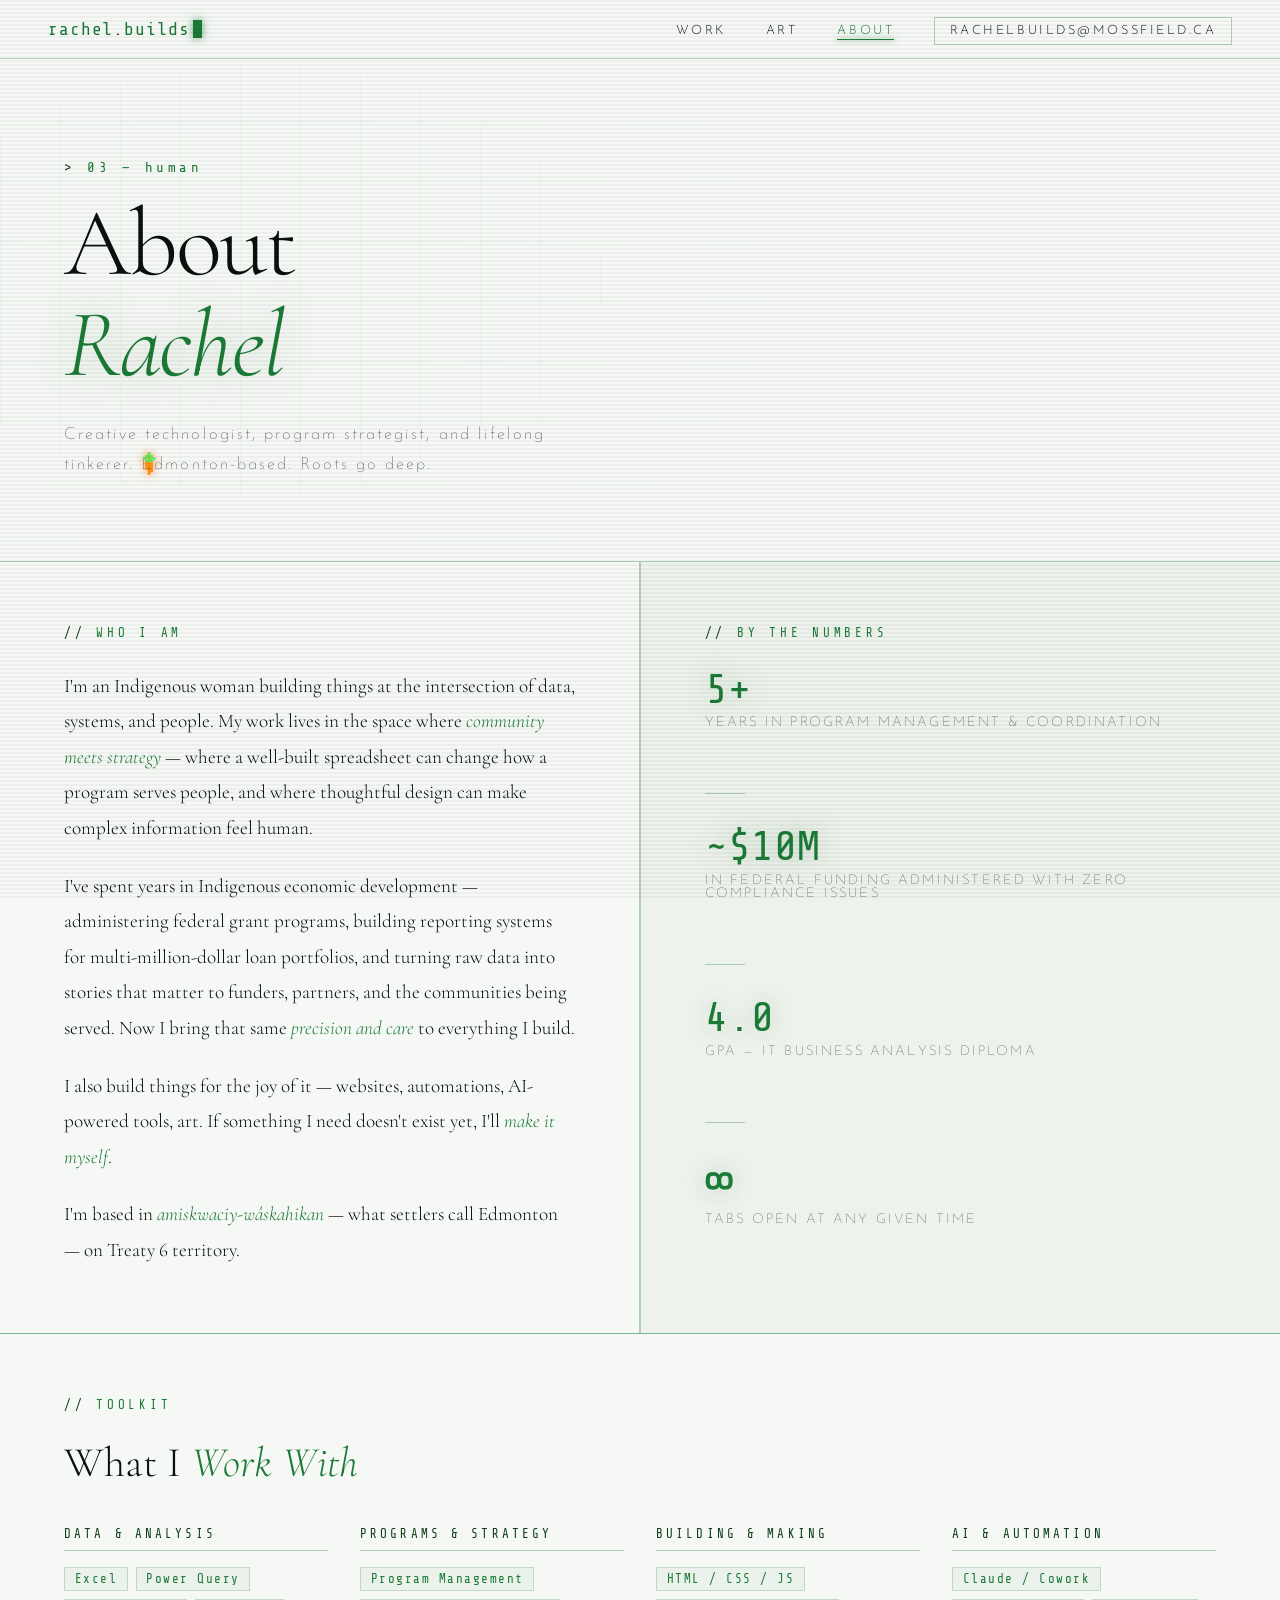
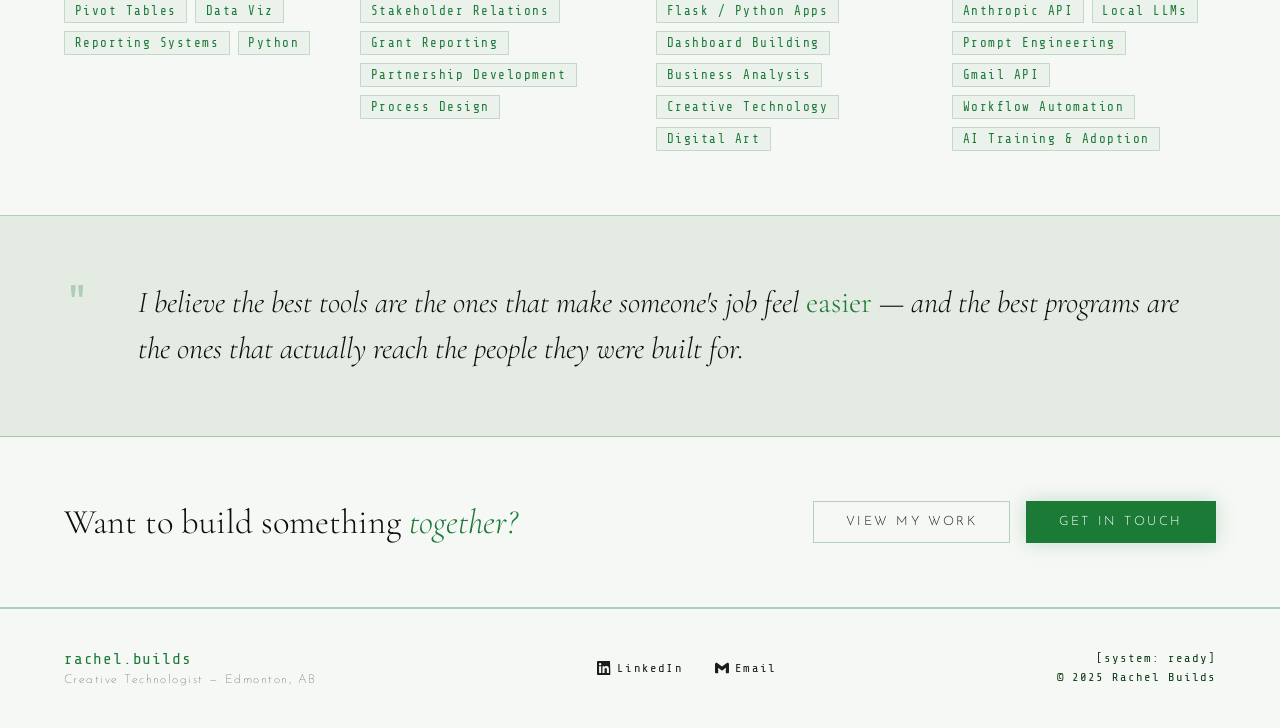
<file: about.html>
<!DOCTYPE html>
<html lang="en">
<head>
<meta charset="UTF-8">
<meta name="viewport" content="width=device-width, initial-scale=1.0">
<title>About — Rachel Builds</title>
<meta name="description" content="About Rachel — Indigenous creative technologist, program manager, and data analyst based in Edmonton, AB.">
<link rel="preconnect" href="https://fonts.googleapis.com">
<link rel="preconnect" href="https://fonts.gstatic.com" crossorigin>
<link href="https://fonts.googleapis.com/css2?family=Share+Tech+Mono&family=Cormorant+Garamond:ital,wght@0,300;0,400;0,600;1,300;1,400&family=Josefin+Sans:wght@100;300;400&display=swap" rel="stylesheet">
<link rel="icon" href="favicon.ico" sizes="any">
<link rel="icon" href="favicon-32.png" type="image/png" sizes="32x32">
<link rel="stylesheet" href="styles.css">
<style>
  /* === ABOUT-SPECIFIC === */

  /* Content layout */
  .about-body {
    display: grid;
    grid-template-columns: 1fr 1fr;
    gap: 1.5px;
    background: var(--green-border);
    border-bottom: 1px solid var(--green-border);
  }

  .about-col {
    background: var(--bg);
    padding: 4rem;
  }

  .about-col--right {
    background: var(--bg2);
  }

  /* Prose */
  .prose {
    font-family: var(--serif);
    font-weight: 300;
    font-size: clamp(1.12rem, 1.5vw, 1.28rem);
    color: var(--ink);
    line-height: 1.85;
  }

  .prose + .prose { margin-top: 1.4rem; }

  .prose em {
    font-style: italic;
    color: var(--green);
  }

  .prose strong {
    font-weight: 400;
    color: var(--ink);
  }

  /* Stat blocks */
  .stat-list {
    display: flex;
    flex-direction: column;
    gap: 2rem;
    margin-top: 0.5rem;
  }

  .stat-value {
    font-family: var(--mono);
    font-size: clamp(2rem, 3.3vw, 2.9rem);
    color: var(--green);
    text-shadow: 0 0 24px rgba(var(--green-rgb),0.3);
    line-height: 1;
    margin-bottom: 0.35rem;
  }

  .stat-label {
    font-family: var(--sans);
    font-weight: 100;
    font-size: 0.85rem;
    color: var(--ink-dim);
    letter-spacing: 0.16em;
    text-transform: uppercase;
  }

  .stat-value--lg {
    font-size: clamp(2.5rem, 4.1vw, 3.625rem);
  }

  .stat-divider {
    width: 40px;
    height: 1px;
    background: var(--green-border);
    margin-top: 2rem;
  }

  /* Skills grid */
  .skills-section {
    padding: 4rem;
    border-bottom: 1px solid var(--green-border);
  }

  .skills-heading {
    font-family: var(--serif);
    font-weight: 300;
    font-size: clamp(1.78rem, 3.3vw, 2.7rem);
    color: var(--ink);
    margin-bottom: 2.5rem;
    line-height: 1.1;
  }

  .skills-heading em { font-style: italic; color: var(--green); }

  .skills-categories {
    display: grid;
    grid-template-columns: repeat(4, 1fr);
    gap: 2rem;
  }

  .skill-category-name {
    font-family: var(--mono);
    font-size: 0.78rem;
    color: var(--green-dim);
    letter-spacing: 0.25em;
    text-transform: uppercase;
    margin-bottom: 1rem;
    padding-bottom: 0.6rem;
    border-bottom: 1px solid var(--green-border);
  }

  .skill-tags {
    display: flex;
    flex-wrap: wrap;
    gap: 0.5rem;
  }

  /* About responsive */
  @media (max-width: 900px) {
    .about-body { grid-template-columns: 1fr; }
    .about-col { padding: 2.5rem 1.5rem; }
    .skills-section { padding: 2.5rem 1.5rem; }
    .skills-categories { grid-template-columns: 1fr 1fr; gap: 1.5rem; }
  }

  @media (max-width: 600px) {
    .skills-categories { grid-template-columns: 1fr; }
  }
</style>
</head>
<body>

<!-- NAV -->
<nav>
  <a href="index.html" class="nav-logo">rachel<span>.</span>builds<span class="nav-cursor"></span></a>
  <ul class="nav-links">
    <li><a href="work.html">Work</a></li>
    <li><a href="art.html">Art</a></li>
    <li><a href="about.html" class="active">About</a></li>
    <li><a href="mailto:rachelbuilds@mossfield.ca" class="nav-contact-link">rachelbuilds@mossfield.ca</a></li>
  </ul>
</nav>

<!-- PAGE HEADER -->
<header class="page-header">
  <p class="page-eyebrow">03 — human</p>
  <h1 class="page-title">About<br><em>Rachel</em></h1>
  <p class="page-subtitle">Creative technologist, program strategist, and lifelong <span id="tinkerer-anchor">tinkerer.</span> Edmonton-based. Roots go deep.</p>
</header>

<!-- MAIN ABOUT BODY -->
<div class="about-body">

  <!-- LEFT COL: WHO I AM -->
  <div class="about-col">
    <p class="section-label">who I am</p>

    <p class="prose">
      I'm an Indigenous woman building things at the intersection of data, systems, and people. My work lives in the space where <em>community meets strategy</em> — where a well-built spreadsheet can change how a program serves people, and where thoughtful design can make complex information feel human.
    </p>

    <p class="prose">
      I've spent years in Indigenous economic development — administering federal grant programs, building reporting systems for multi-million-dollar loan portfolios, and turning raw data into stories that matter to funders, partners, and the communities being served. Now I bring that same <em>precision and care</em> to everything I build.
    </p>

    <p class="prose">
      I also build things for the joy of it — websites, automations, AI-powered tools, art. If something I need doesn't exist yet, I'll <em>make it myself</em>.
    </p>

    <p class="prose">
      I'm based in <em>amiskwaciy-wâskahikan</em> — what settlers call Edmonton — on Treaty 6 territory.
    </p>
  </div>

  <!-- RIGHT COL: QUICK STATS -->
  <div class="about-col about-col--right">
    <p class="section-label">by the numbers</p>

    <div class="stat-list">
      <div class="stat-item">
        <div class="stat-value">5+</div>
        <div class="stat-label">Years in program management &amp; coordination</div>
      </div>
      <div class="stat-divider"></div>
      <div class="stat-item">
        <div class="stat-value">~$10M</div>
        <div class="stat-label">In federal funding administered with zero compliance issues</div>
      </div>
      <div class="stat-divider"></div>
      <div class="stat-item">
        <div class="stat-value">4.0</div>
        <div class="stat-label">GPA — IT Business Analysis diploma</div>
      </div>
      <div class="stat-divider"></div>
      <div class="stat-item">
        <div class="stat-value stat-value--lg">∞</div>
        <div class="stat-label">Tabs open at any given time</div>
      </div>
    </div>
  </div>

</div>

<!-- SKILLS SECTION -->
<section class="skills-section">
  <p class="section-label">toolkit</p>
  <h2 class="skills-heading">What I <em>Work With</em></h2>

  <div class="skills-categories">

    <div class="skill-category">
      <p class="skill-category-name">Data &amp; Analysis</p>
      <div class="skill-tags">
        <span class="tag">Excel</span>
        <span class="tag">Power Query</span>
        <span class="tag">Pivot Tables</span>
        <span class="tag">Data Viz</span>
        <span class="tag">Reporting Systems</span>
        <span class="tag">Python</span>
      </div>
    </div>

    <div class="skill-category">
      <p class="skill-category-name">Programs &amp; Strategy</p>
      <div class="skill-tags">
        <span class="tag">Program Management</span>
        <span class="tag">Stakeholder Relations</span>
        <span class="tag">Grant Reporting</span>
        <span class="tag">Partnership Development</span>
        <span class="tag">Process Design</span>
      </div>
    </div>

    <div class="skill-category">
      <p class="skill-category-name">Building &amp; Making</p>
      <div class="skill-tags">
        <span class="tag">HTML / CSS / JS</span>
        <span class="tag">Flask / Python Apps</span>
        <span class="tag">Dashboard Building</span>
        <span class="tag">Business Analysis</span>
        <span class="tag">Creative Technology</span>
        <span class="tag">Digital Art</span>
      </div>
    </div>

    <div class="skill-category">
      <p class="skill-category-name">AI &amp; Automation</p>
      <div class="skill-tags">
        <span class="tag">Claude / Cowork</span>
        <span class="tag">Anthropic API</span>
        <span class="tag">Local LLMs</span>
        <span class="tag">Prompt Engineering</span>
        <span class="tag">Gmail API</span>
        <span class="tag">Workflow Automation</span>
        <span class="tag">AI Training &amp; Adoption</span>
      </div>
    </div>

  </div>
</section>

<!-- PHILOSOPHY STRIP -->
<div class="philosophy-strip">
  <div class="philosophy-glyph">"</div>
  <p class="philosophy-text">
    I believe the best tools are the ones that make someone's job feel <em>easier</em> — and the best programs are the ones that actually reach the people they were built for.
  </p>
</div>

<!-- CTA ROW -->
<div class="cta-row">
  <p class="cta-text">Want to build something <em>together?</em></p>
  <div class="cta-buttons">
    <a href="work.html" class="btn-ghost">View my work</a>
    <a href="mailto:rachelbuilds@mossfield.ca" class="btn-primary">Get in touch</a>
  </div>
</div>

<!-- FOOTER -->
<footer>
  <div class="footer-left">
    <a href="index.html" class="footer-logo">rachel.builds</a>
    <span class="footer-sub">Creative Technologist — Edmonton, AB</span>
  </div>

  <div class="footer-links">
    <a href="https://www.linkedin.com/in/rachel-castelletti/" class="footer-link" target="_blank" rel="noopener noreferrer">
      <svg viewBox="0 0 24 24" xmlns="http://www.w3.org/2000/svg"><path d="M20.447 20.452h-3.554v-5.569c0-1.328-.027-3.037-1.852-3.037-1.853 0-2.136 1.445-2.136 2.939v5.667H9.351V9h3.414v1.561h.046c.477-.9 1.637-1.85 3.37-1.85 3.601 0 4.267 2.37 4.267 5.455v6.286zM5.337 7.433a2.062 2.062 0 0 1-2.063-2.065 2.064 2.064 0 1 1 2.063 2.065zm1.782 13.019H3.555V9h3.564v11.452zM22.225 0H1.771C.792 0 0 .774 0 1.729v20.542C0 23.227.792 24 1.771 24h20.451C23.2 24 23.2 24 22.222 0h.003z"/></svg>
      LinkedIn
    </a>
    <a href="mailto:rachelbuilds@mossfield.ca" class="footer-link">
      <svg viewBox="0 0 24 24" xmlns="http://www.w3.org/2000/svg"><path d="M24 5.457v13.909c0 .904-.732 1.636-1.636 1.636h-3.819V11.73L12 16.64l-6.545-4.91v9.273H1.636A1.636 1.636 0 0 1 0 19.366V5.457c0-2.023 2.309-3.178 3.927-1.964L5.455 4.64 12 9.548l6.545-4.91 1.528-1.145C21.69 2.28 24 3.434 24 5.457z"/></svg>
      Email
    </a>
  </div>

  <div class="footer-right">
    <div>[system: ready]</div>
    <div>© 2025 Rachel Builds</div>
  </div>
</footer>


<script>
/* ═══════════════════════════════════════════════════════════════
   ABOUT PAGE RABBIT
   Purple pixel rabbit drops in from above and lands next to
   a glowing pixel carrot placed at the end of the word "tinkerer."
═══════════════════════════════════════════════════════════════ */
(function () {
  'use strict';

  const anchor = document.getElementById('tinkerer-anchor');
  if (!anchor) return;

  /* ── Full-page canvas overlay ───────────────────────────── */
  const canvas = document.createElement('canvas');
  canvas.id = 'aboutRabbitCanvas';
  Object.assign(canvas.style, {
    position: 'fixed', top: '0', left: '0',
    width: '100vw', height: '100vh',
    pointerEvents: 'none',
    zIndex: '10',
  });
  document.body.appendChild(canvas);
  const ctx = canvas.getContext('2d');

  /* S = pixels per sprite "pixel" */
  const S = 2.5;

  /* ── Pixel-art sprites (8 cols × 8 rows) ───────────────────
       0 = transparent  1 = body colour  2 = eye / dark accent  */
  const SPR_FRONT = [
    [0,0,1,0,0,1,0,0],
    [0,0,1,0,0,1,0,0],
    [0,1,1,1,1,1,1,0],
    [0,1,2,0,0,2,1,0],
    [0,1,1,1,1,1,1,0],
    [0,0,1,1,1,1,0,0],
    [0,1,0,0,0,0,1,0],
    [0,0,0,0,0,0,0,0],
  ];

  /* ── Pixel carrot (8 cols × 10 rows) ───────────────────────
       0 = transparent  1 = orange  2 = dark orange  3 = green  */
  const SPR_CARROT = [
    [0,0,0,3,0,0,0,0],
    [0,0,3,3,3,0,0,0],
    [0,3,3,3,3,3,0,0],
    [0,0,3,3,3,0,0,0],
    [0,0,1,1,1,0,0,0],
    [0,0,1,1,1,0,0,0],
    [0,0,1,2,1,0,0,0],
    [0,0,0,1,1,0,0,0],
    [0,0,0,1,0,0,0,0],
    [0,0,0,0,0,0,0,0],
  ];

  const SPR_W = 8 * S;
  const SPR_H = 8 * S;
  const CARROT_H = 10 * S;

  /* ── Colours ────────────────────────────────────────────── */
  const PURPLE  = '#9933ff';
  const PURP_DK = '#1a0033';

  /* ── State ──────────────────────────────────────────────── */
  let cw, ch, frame = 0;
  let carrotX, carrotY;
  const V_SPD = 1.6;

  const rabbit = {
    x: 0, y: 0,
    phase: 'waiting',   /* waiting | down | done */
    targetY: 0,
    bounceT: 0,
  };

  /* ── Position helpers ───────────────────────────────────── */
  function getAnchorPos() {
    const r = anchor.getBoundingClientRect();
    return { x: r.right + 6, y: r.top + r.height * 0.5 };
  }

  function resize() {
    cw = canvas.width  = window.innerWidth;
    ch = canvas.height = window.innerHeight;
    recalc();
  }

  function recalc() {
    const pos = getAnchorPos();

    /* carrot: right after "tinkerer.", vertically centred on the text */
    carrotX = pos.x;
    carrotY = pos.y - CARROT_H / 2;

    /* rabbit target: just to the right of the carrot */
    rabbit.targetY = carrotY - SPR_H + CARROT_H - 2;
    rabbit.x = carrotX + SPR_W + 4;

    /* if not yet moving, keep rabbit above viewport */
    if (rabbit.phase === 'waiting') {
      rabbit.y = -SPR_H - 20;
    }
    if (rabbit.phase === 'done') {
      rabbit.y = rabbit.targetY;
    }
  }

  window.addEventListener('resize', resize);
  window.addEventListener('scroll', recalc);
  resize();

  /* ── Draw a sprite ──────────────────────────────────────── */
  function drawSpr(spr, px, py, color1, color2) {
    for (let row = 0; row < 8; row++) {
      for (let col = 0; col < 8; col++) {
        const cell = spr[row][col];
        if (cell === 0) continue;
        ctx.fillStyle = (cell === 1) ? color1 : color2;
        ctx.fillRect(px + col * S, py + row * S, S, S);
      }
    }
  }

  /* ── Draw carrot ────────────────────────────────────────── */
  function drawCarrot(x, y) {
    const cols = ['#ff8800', '#cc6600', '#39ff6e'];
    for (let row = 0; row < SPR_CARROT.length; row++) {
      for (let col = 0; col < 8; col++) {
        const cell = SPR_CARROT[row][col];
        if (cell === 0) continue;
        ctx.fillStyle = cols[cell - 1];
        ctx.fillRect(x + col * S, y + row * S, S, S);
      }
    }
  }

  /* ── Step ────────────────────────────────────────────────── */
  function step() {
    frame++;

    if (rabbit.phase === 'waiting') {
      if (frame > 90) {
        rabbit.phase = 'down';
        rabbit.y = -SPR_H - 20;
      }
      return;
    }

    if (rabbit.phase === 'done') {
      rabbit.bounceT++;
      return;
    }

    if (rabbit.phase === 'down') {
      rabbit.y += V_SPD;
      if (rabbit.y >= rabbit.targetY) {
        rabbit.y       = rabbit.targetY;
        rabbit.phase   = 'done';
        rabbit.bounceT = 0;
      }
    }
  }

  /* ── Main loop ──────────────────────────────────────────── */
  function loop() {
    ctx.clearRect(0, 0, cw, ch);
    recalc();
    step();

    /* carrot (always visible, glowing) */
    ctx.save();
    ctx.shadowBlur  = 10;
    ctx.shadowColor = '#ff8800';
    drawCarrot(carrotX, carrotY);
    ctx.restore();

    /* rabbit */
    if (rabbit.phase !== 'waiting') {
      const by = rabbit.phase === 'done'
        ? Math.round(Math.sin(rabbit.bounceT * 0.14) * 2.5)
        : 0;

      ctx.save();
      ctx.shadowBlur  = 10;
      ctx.shadowColor = PURPLE;
      drawSpr(SPR_FRONT, Math.round(rabbit.x), Math.round(rabbit.y + by), PURPLE, PURP_DK);
      ctx.restore();
    }

    requestAnimationFrame(loop);
  }

  setTimeout(() => requestAnimationFrame(loop), 500);
}());
</script>

<script src="main.js"></script>

</body>
</html>
</file>
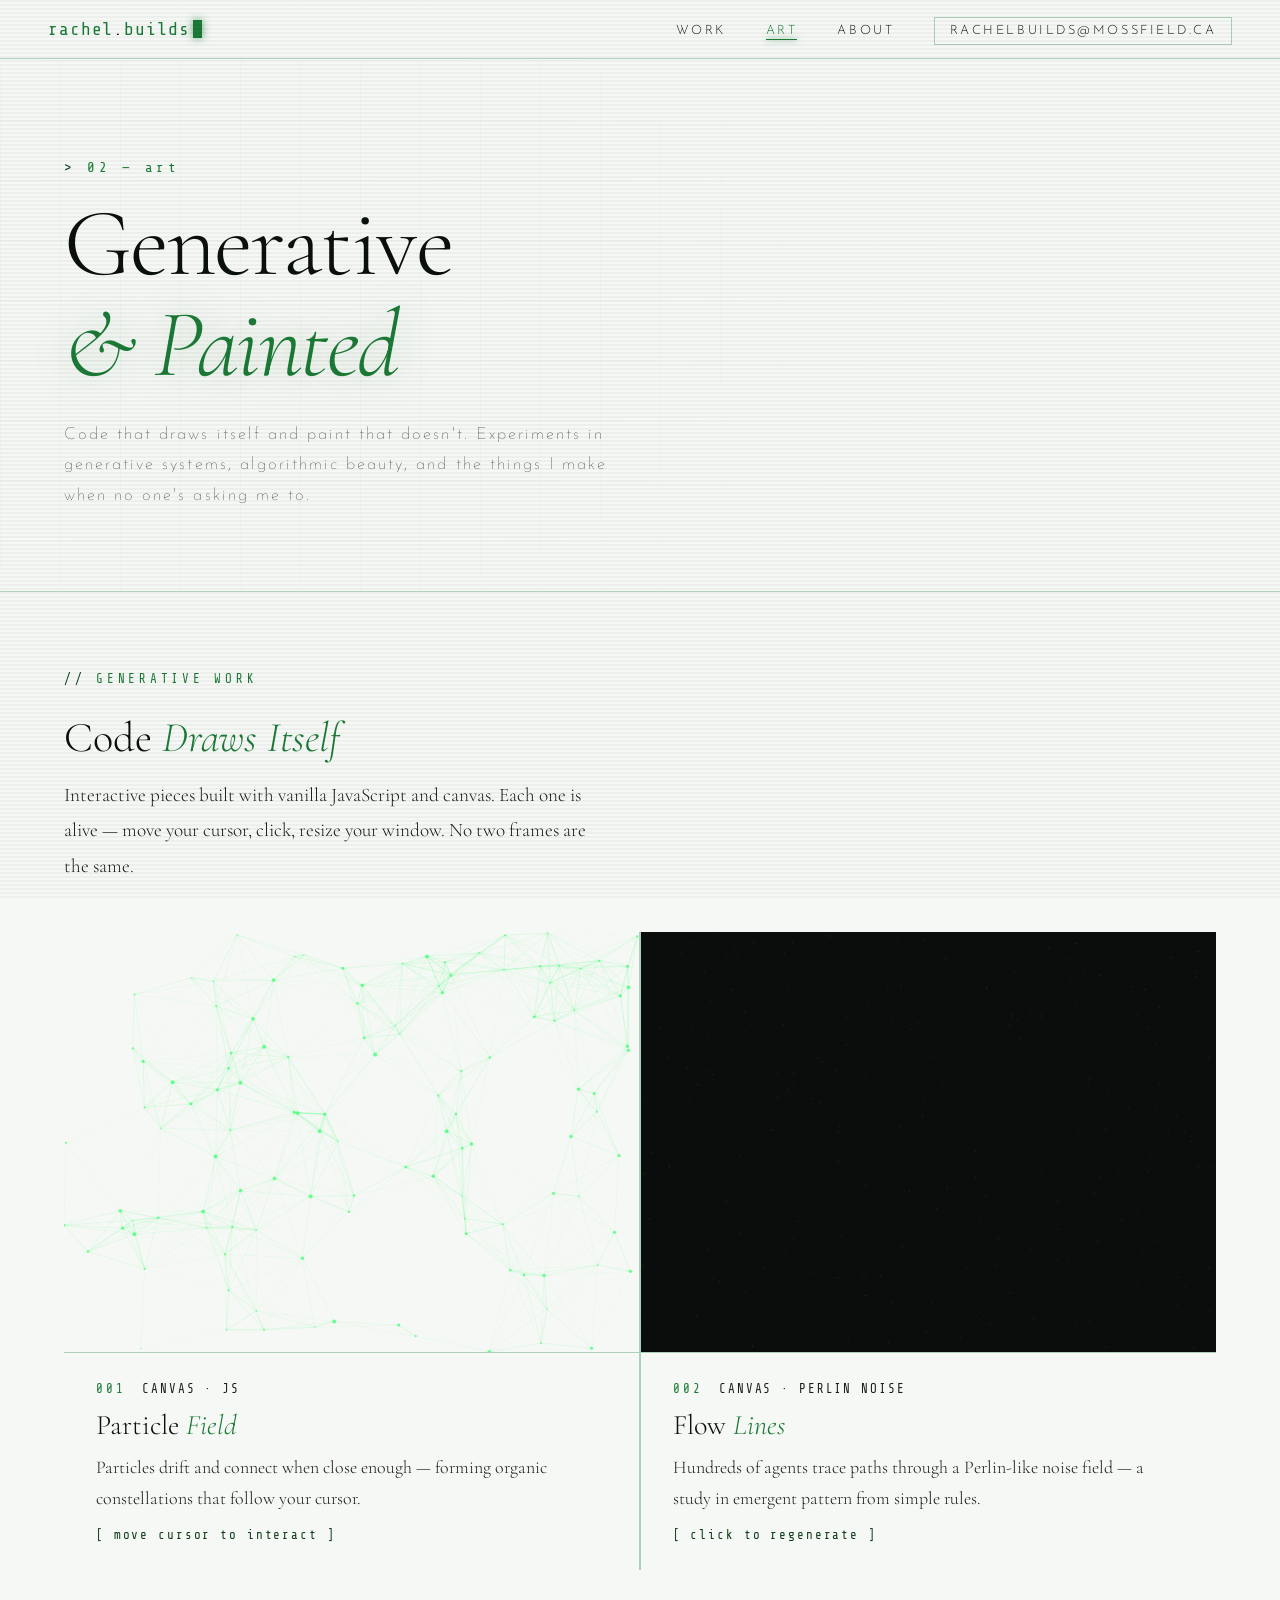
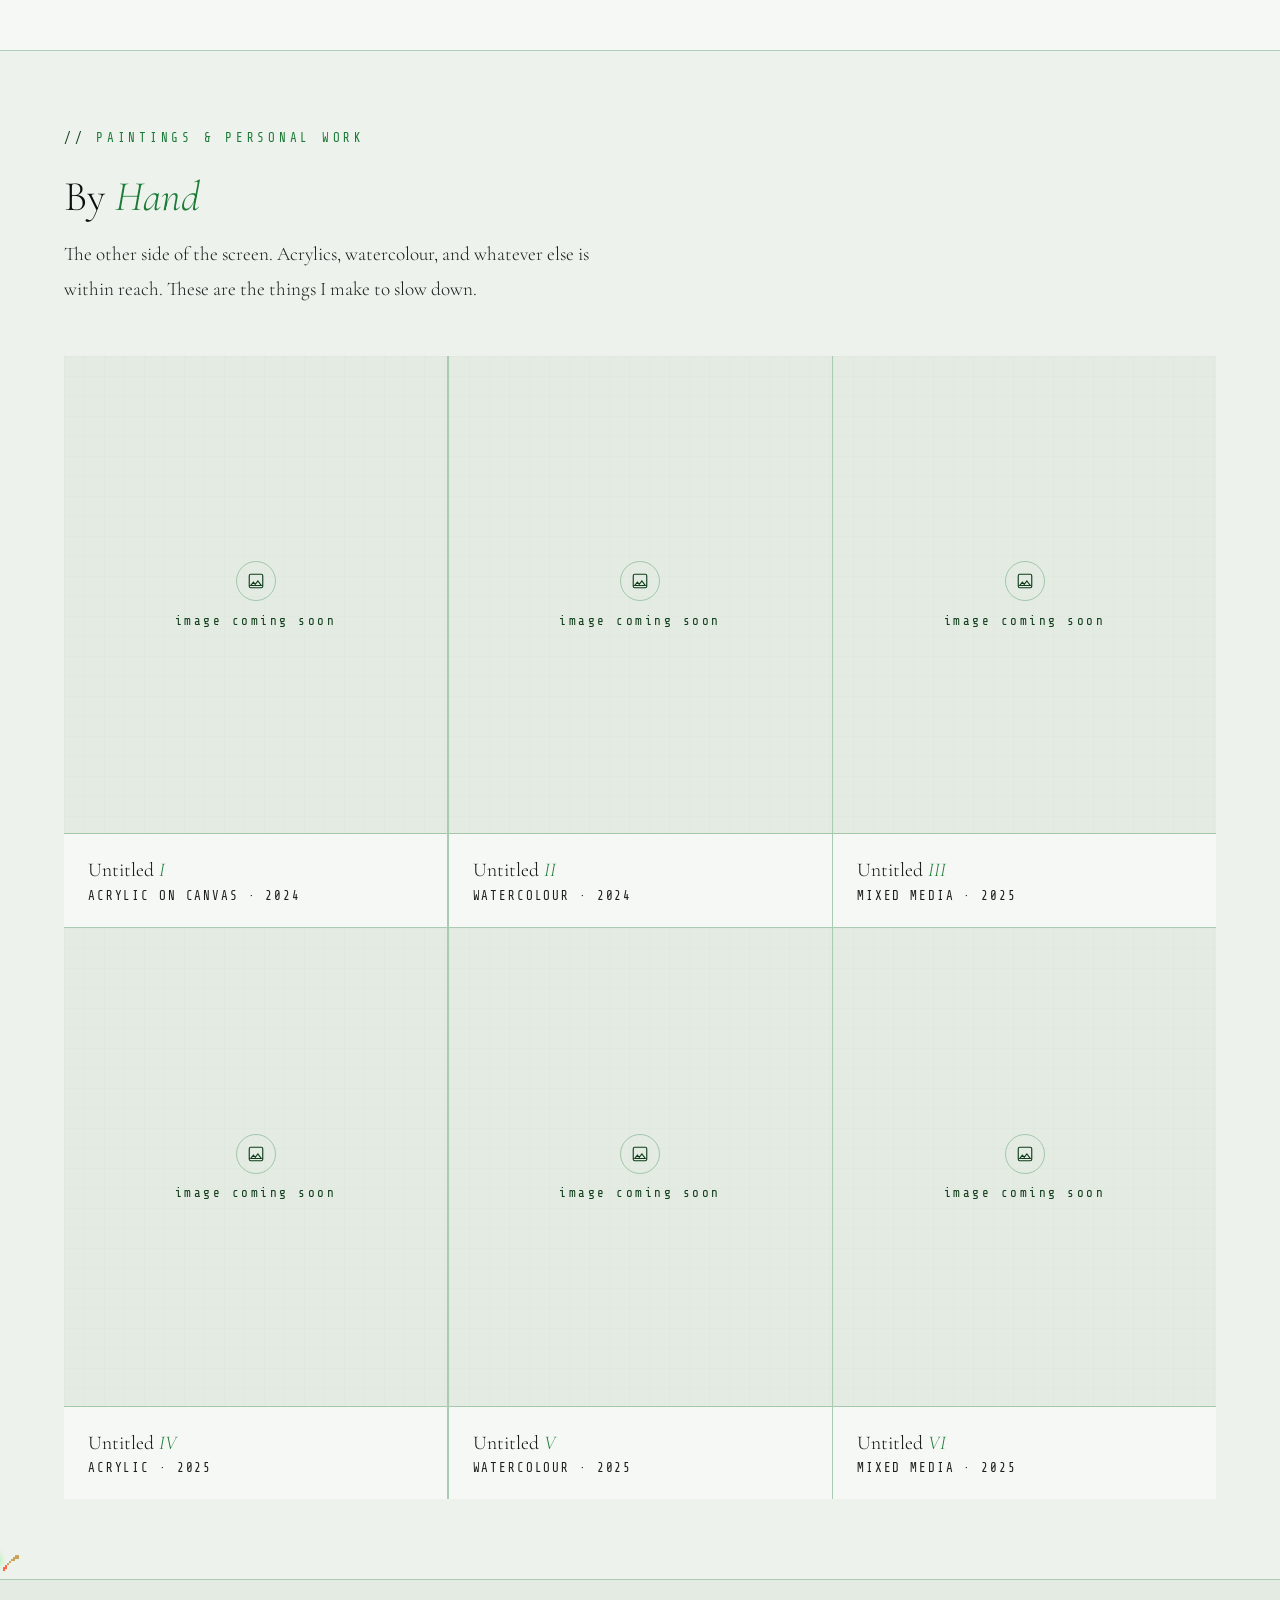
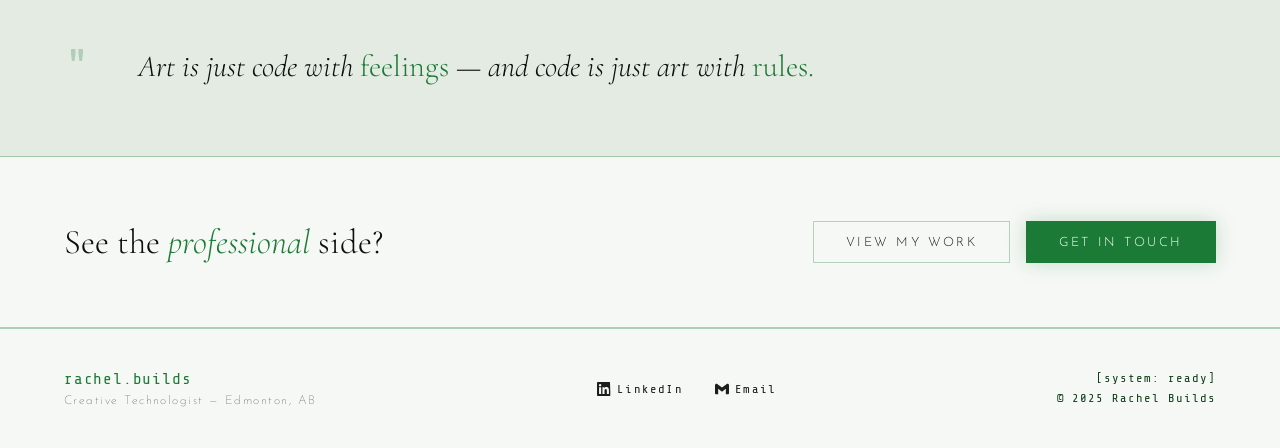
<file: art.html>
<!DOCTYPE html>
<html lang="en">
<head>
<meta charset="UTF-8">
<meta name="viewport" content="width=device-width, initial-scale=1.0">
<title>Art — Rachel Builds</title>
<meta name="description" content="Generative code art and personal paintings by Rachel — creative experiments at the intersection of technology and expression.">
<link rel="preconnect" href="https://fonts.googleapis.com">
<link rel="preconnect" href="https://fonts.gstatic.com" crossorigin>
<link href="https://fonts.googleapis.com/css2?family=Share+Tech+Mono&family=Cormorant+Garamond:ital,wght@0,300;0,400;0,600;1,300;1,400&family=Josefin+Sans:wght@100;300;400&display=swap" rel="stylesheet">
<link rel="icon" href="favicon.ico" sizes="any">
<link rel="icon" href="favicon-32.png" type="image/png" sizes="32x32">
<link rel="stylesheet" href="styles.css">
<style>
  /* === ART-SPECIFIC === */

  /* Generative art section */
  .gen-section {
    padding: 5rem 4rem;
    border-bottom: 1px solid var(--green-border);
  }

  .gen-heading {
    font-family: var(--serif);
    font-weight: 300;
    font-size: clamp(1.78rem, 3.3vw, 2.7rem);
    color: var(--ink);
    margin-bottom: 1rem;
    line-height: 1.1;
  }

  .gen-heading em { font-style: italic; color: var(--green); }

  .gen-intro {
    font-family: var(--serif);
    font-weight: 300;
    font-size: clamp(1.12rem, 1.5vw, 1.28rem);
    color: var(--ink-dim);
    line-height: 1.85;
    max-width: 60ch;
    margin-bottom: 3rem;
  }

  .gen-grid {
    display: grid;
    grid-template-columns: 1fr 1fr;
    gap: 1.5px;
    background: var(--green-border);
  }

  .gen-piece {
    background: var(--bg);
    position: relative;
    overflow: hidden;
  }

  .gen-piece canvas {
    display: block;
    width: 100%;
    height: 420px;
    cursor: crosshair;
  }

  .gen-piece-info {
    padding: 1.8rem 2rem;
    border-top: 1px solid var(--green-border);
  }

  .gen-piece-meta {
    display: flex;
    align-items: center;
    gap: 1rem;
    margin-bottom: 0.8rem;
  }

  .gen-piece-number {
    font-family: var(--mono);
    font-size: 0.78rem;
    color: var(--green);
    letter-spacing: 0.25em;
  }

  .gen-piece-tech {
    font-family: var(--mono);
    font-size: 0.78rem;
    color: var(--ink-dim);
    letter-spacing: 0.15em;
  }

  .gen-piece-title {
    font-family: var(--serif);
    font-weight: 300;
    font-size: clamp(1.34rem, 2.2vw, 1.78rem);
    color: var(--ink);
    margin-bottom: 0.6rem;
    line-height: 1.2;
  }

  .gen-piece-title em { font-style: italic; color: var(--green); }

  .gen-piece-desc {
    font-family: var(--serif);
    font-weight: 300;
    font-size: 1.12rem;
    color: var(--ink-dim);
    line-height: 1.75;
  }

  .gen-piece-hint {
    font-family: var(--mono);
    font-size: 0.78rem;
    color: var(--green-dim);
    letter-spacing: 0.15em;
    margin-top: 0.8rem;
  }

  /* Full-width generative piece */
  .gen-piece.full-width {
    grid-column: 1 / -1;
    background: var(--bg3);
  }

  .gen-piece.full-width canvas {
    height: 360px;
  }

  .gen-piece.full-width .gen-piece-info {
    display: grid;
    grid-template-columns: 1fr 1fr;
    gap: 2rem;
    align-items: start;
  }

  .gen-piece.full-width .gen-piece-right {
    font-family: var(--mono);
    font-size: 0.78rem;
    color: var(--ink-dim);
    letter-spacing: 0.06em;
    line-height: 1.8;
    padding-top: 0.4rem;
  }

  .gen-piece.full-width .gen-piece-right code {
    color: var(--green);
  }

  /* Paintings section */
  .paintings-section {
    padding: 5rem 4rem;
    border-bottom: 1px solid var(--green-border);
    background: var(--bg2);
  }

  .paintings-heading {
    font-family: var(--serif);
    font-weight: 300;
    font-size: clamp(1.78rem, 3.3vw, 2.7rem);
    color: var(--ink);
    margin-bottom: 1rem;
    line-height: 1.1;
  }

  .paintings-heading em { font-style: italic; color: var(--green); }

  .paintings-intro {
    font-family: var(--serif);
    font-weight: 300;
    font-size: clamp(1.12rem, 1.5vw, 1.28rem);
    color: var(--ink-dim);
    line-height: 1.85;
    max-width: 60ch;
    margin-bottom: 3rem;
  }

  .paintings-grid {
    display: grid;
    grid-template-columns: repeat(3, 1fr);
    gap: 1.5px;
    background: var(--green-border);
  }

  .painting-card {
    background: var(--bg);
    overflow: hidden;
    position: relative;
    transition: background 0.2s;
  }

  .painting-card:hover { background: var(--bg2); }

  .painting-placeholder {
    width: 100%;
    aspect-ratio: 4 / 5;
    background: var(--bg3);
    display: flex;
    flex-direction: column;
    align-items: center;
    justify-content: center;
    gap: 0.8rem;
    border-bottom: 1px solid var(--green-border);
    position: relative;
    overflow: hidden;
  }

  .painting-placeholder::before {
    content: '';
    position: absolute;
    inset: 0;
    background-image:
      linear-gradient(rgba(var(--green-rgb),0.02) 1px, transparent 1px),
      linear-gradient(90deg, rgba(var(--green-rgb),0.02) 1px, transparent 1px);
    background-size: 20px 20px;
  }

  .painting-placeholder-icon {
    width: 40px;
    height: 40px;
    border: 1.5px solid var(--green-border);
    border-radius: 50%;
    display: flex;
    align-items: center;
    justify-content: center;
  }

  .painting-placeholder-icon svg {
    width: 18px;
    height: 18px;
    fill: none;
    stroke: var(--green-dim);
    stroke-width: 1.5;
  }

  .painting-placeholder-text {
    font-family: var(--mono);
    font-size: 0.78rem;
    color: var(--green-dim);
    letter-spacing: 0.2em;
  }

  .painting-card img {
    width: 100%;
    aspect-ratio: 4 / 5;
    object-fit: cover;
    display: block;
    border-bottom: 1px solid var(--green-border);
    filter: saturate(0.85);
    transition: filter 0.3s;
  }

  .painting-card:hover img { filter: saturate(1); }

  .painting-info {
    padding: 1.5rem 1.5rem;
  }

  .painting-title {
    font-family: var(--serif);
    font-weight: 300;
    font-size: 1.22rem;
    color: var(--ink);
    margin-bottom: 0.3rem;
    line-height: 1.3;
  }

  .painting-title em { font-style: italic; color: var(--green); }

  .painting-detail {
    font-family: var(--mono);
    font-size: 0.78rem;
    color: var(--ink-dim);
    letter-spacing: 0.15em;
  }

  /* Art responsive */
  @media (max-width: 900px) {
    .gen-section { padding: 3rem 1.5rem; }
    .gen-grid { grid-template-columns: 1fr; }
    .gen-piece canvas { height: 320px; }
    .gen-piece.full-width .gen-piece-info { grid-template-columns: 1fr; }
    .paintings-section { padding: 3rem 1.5rem; }
    .paintings-grid { grid-template-columns: 1fr 1fr; }
  }

  @media (max-width: 600px) {
    .paintings-grid { grid-template-columns: 1fr; }
  }
</style>
</head>
<body>

<!-- NAV -->
<nav>
  <a href="index.html" class="nav-logo">rachel<span>.</span>builds<span class="nav-cursor"></span></a>
  <ul class="nav-links">
    <li><a href="work.html">Work</a></li>
    <li><a href="art.html" class="active">Art</a></li>
    <li><a href="about.html">About</a></li>
    <li><a href="mailto:rachelbuilds@mossfield.ca" class="nav-contact-link">rachelbuilds@mossfield.ca</a></li>
  </ul>
</nav>

<!-- PAGE HEADER -->
<header class="page-header">
  <p class="page-eyebrow">02 — art</p>
  <h1 class="page-title">Generative<br><em>& Painted</em></h1>
  <p class="page-subtitle">Code that draws itself and paint that doesn't. Experiments in generative systems, algorithmic beauty, and the things I make when no one's asking me to.</p>
</header>

<!-- ====================================================
     GENERATIVE / CODE ART
===================================================== -->
<section class="gen-section">
  <p class="section-label">generative work</p>
  <h2 class="gen-heading">Code <em>Draws Itself</em></h2>
  <p class="gen-intro">
    Interactive pieces built with vanilla JavaScript and canvas. Each one is alive — move your cursor, click, resize your window. No two frames are the same.
  </p>

  <div class="gen-grid">

    <!-- PIECE 1: PARTICLE FIELD -->
    <div class="gen-piece">
      <canvas id="particleField"></canvas>
      <div class="gen-piece-info">
        <div class="gen-piece-meta">
          <span class="gen-piece-number">001</span>
          <span class="gen-piece-tech">CANVAS · JS</span>
        </div>
        <h3 class="gen-piece-title">Particle <em>Field</em></h3>
        <p class="gen-piece-desc">Particles drift and connect when close enough — forming organic constellations that follow your cursor.</p>
        <p class="gen-piece-hint">[ move cursor to interact ]</p>
      </div>
    </div>

    <!-- PIECE 2: FLOW LINES -->
    <div class="gen-piece">
      <canvas id="flowField"></canvas>
      <div class="gen-piece-info">
        <div class="gen-piece-meta">
          <span class="gen-piece-number">002</span>
          <span class="gen-piece-tech">CANVAS · PERLIN NOISE</span>
        </div>
        <h3 class="gen-piece-title">Flow <em>Lines</em></h3>
        <p class="gen-piece-desc">Hundreds of agents trace paths through a Perlin-like noise field — a study in emergent pattern from simple rules.</p>
        <p class="gen-piece-hint">[ click to regenerate ]</p>
      </div>
    </div>

  </div>
</section>

<!-- ====================================================
     PAINTINGS / PERSONAL ART
===================================================== -->
<section class="paintings-section">
  <p class="section-label">paintings &amp; personal work</p>
  <h2 class="paintings-heading">By <em>Hand</em></h2>
  <p class="paintings-intro">
    The other side of the screen. Acrylics, watercolour, and whatever else is within reach. These are the things I make to slow down.
  </p>

  <div class="paintings-grid">

    <!-- Painting slots — replace placeholders with <img> tags when ready -->
    <div class="painting-card">
      <div class="painting-placeholder">
        <div class="painting-placeholder-icon">
          <svg viewBox="0 0 24 24"><path d="M21 19V5c0-1.1-.9-2-2-2H5c-1.1 0-2 .9-2 2v14c0 1.1.9 2 2 2h14c1.1 0 2-.9 2-2zM8.5 13.5l2.5 3.01L14.5 12l4.5 6H5l3.5-4.5z"/></svg>
        </div>
        <span class="painting-placeholder-text">image coming soon</span>
      </div>
      <div class="painting-info">
        <p class="painting-title">Untitled <em>I</em></p>
        <p class="painting-detail">ACRYLIC ON CANVAS · 2024</p>
      </div>
    </div>

    <div class="painting-card">
      <div class="painting-placeholder">
        <div class="painting-placeholder-icon">
          <svg viewBox="0 0 24 24"><path d="M21 19V5c0-1.1-.9-2-2-2H5c-1.1 0-2 .9-2 2v14c0 1.1.9 2 2 2h14c1.1 0 2-.9 2-2zM8.5 13.5l2.5 3.01L14.5 12l4.5 6H5l3.5-4.5z"/></svg>
        </div>
        <span class="painting-placeholder-text">image coming soon</span>
      </div>
      <div class="painting-info">
        <p class="painting-title">Untitled <em>II</em></p>
        <p class="painting-detail">WATERCOLOUR · 2024</p>
      </div>
    </div>

    <div class="painting-card">
      <div class="painting-placeholder">
        <div class="painting-placeholder-icon">
          <svg viewBox="0 0 24 24"><path d="M21 19V5c0-1.1-.9-2-2-2H5c-1.1 0-2 .9-2 2v14c0 1.1.9 2 2 2h14c1.1 0 2-.9 2-2zM8.5 13.5l2.5 3.01L14.5 12l4.5 6H5l3.5-4.5z"/></svg>
        </div>
        <span class="painting-placeholder-text">image coming soon</span>
      </div>
      <div class="painting-info">
        <p class="painting-title">Untitled <em>III</em></p>
        <p class="painting-detail">MIXED MEDIA · 2025</p>
      </div>
    </div>

    <div class="painting-card">
      <div class="painting-placeholder">
        <div class="painting-placeholder-icon">
          <svg viewBox="0 0 24 24"><path d="M21 19V5c0-1.1-.9-2-2-2H5c-1.1 0-2 .9-2 2v14c0 1.1.9 2 2 2h14c1.1 0 2-.9 2-2zM8.5 13.5l2.5 3.01L14.5 12l4.5 6H5l3.5-4.5z"/></svg>
        </div>
        <span class="painting-placeholder-text">image coming soon</span>
      </div>
      <div class="painting-info">
        <p class="painting-title">Untitled <em>IV</em></p>
        <p class="painting-detail">ACRYLIC · 2025</p>
      </div>
    </div>

    <div class="painting-card">
      <div class="painting-placeholder">
        <div class="painting-placeholder-icon">
          <svg viewBox="0 0 24 24"><path d="M21 19V5c0-1.1-.9-2-2-2H5c-1.1 0-2 .9-2 2v14c0 1.1.9 2 2 2h14c1.1 0 2-.9 2-2zM8.5 13.5l2.5 3.01L14.5 12l4.5 6H5l3.5-4.5z"/></svg>
        </div>
        <span class="painting-placeholder-text">image coming soon</span>
      </div>
      <div class="painting-info">
        <p class="painting-title">Untitled <em>V</em></p>
        <p class="painting-detail">WATERCOLOUR · 2025</p>
      </div>
    </div>

    <div class="painting-card">
      <div class="painting-placeholder">
        <div class="painting-placeholder-icon">
          <svg viewBox="0 0 24 24"><path d="M21 19V5c0-1.1-.9-2-2-2H5c-1.1 0-2 .9-2 2v14c0 1.1.9 2 2 2h14c1.1 0 2-.9 2-2zM8.5 13.5l2.5 3.01L14.5 12l4.5 6H5l3.5-4.5z"/></svg>
        </div>
        <span class="painting-placeholder-text">image coming soon</span>
      </div>
      <div class="painting-info">
        <p class="painting-title">Untitled <em>VI</em></p>
        <p class="painting-detail">MIXED MEDIA · 2025</p>
      </div>
    </div>

  </div>
</section>

<!-- PHILOSOPHY STRIP -->
<div class="philosophy-strip">
  <div class="philosophy-glyph">"</div>
  <p class="philosophy-text">
    Art is just code with <em>feelings</em> — and code is just art with <em>rules.</em>
  </p>
</div>

<!-- CTA ROW -->
<div class="cta-row">
  <p class="cta-text">See the <em>professional</em> side?</p>
  <div class="cta-buttons">
    <a href="work.html" class="btn-ghost">View my work</a>
    <a href="mailto:rachelbuilds@mossfield.ca" class="btn-primary">Get in touch</a>
  </div>
</div>

<!-- FOOTER -->
<footer>
  <div class="footer-left">
    <a href="index.html" class="footer-logo">rachel.builds</a>
    <span class="footer-sub">Creative Technologist — Edmonton, AB</span>
  </div>

  <div class="footer-links">
    <a href="https://www.linkedin.com/in/rachel-castelletti/" class="footer-link" target="_blank" rel="noopener noreferrer">
      <svg viewBox="0 0 24 24" xmlns="http://www.w3.org/2000/svg"><path d="M20.447 20.452h-3.554v-5.569c0-1.328-.027-3.037-1.852-3.037-1.853 0-2.136 1.445-2.136 2.939v5.667H9.351V9h3.414v1.561h.046c.477-.9 1.637-1.85 3.37-1.85 3.601 0 4.267 2.37 4.267 5.455v6.286zM5.337 7.433a2.062 2.062 0 0 1-2.063-2.065 2.064 2.064 0 1 1 2.063 2.065zm1.782 13.019H3.555V9h3.564v11.452zM22.225 0H1.771C.792 0 0 .774 0 1.729v20.542C0 23.227.792 24 1.771 24h20.451C23.2 24 23.2 24 22.222 0h.003z"/></svg>
      LinkedIn
    </a>
    <a href="mailto:rachelbuilds@mossfield.ca" class="footer-link">
      <svg viewBox="0 0 24 24" xmlns="http://www.w3.org/2000/svg"><path d="M24 5.457v13.909c0 .904-.732 1.636-1.636 1.636h-3.819V11.73L12 16.64l-6.545-4.91v9.273H1.636A1.636 1.636 0 0 1 0 19.366V5.457c0-2.023 2.309-3.178 3.927-1.964L5.455 4.64 12 9.548l6.545-4.91 1.528-1.145C21.69 2.28 24 3.434 24 5.457z"/></svg>
      Email
    </a>
  </div>

  <div class="footer-right">
    <div>[system: ready]</div>
    <div>&copy; 2025 Rachel Builds</div>
  </div>
</footer>


<!-- ====================================================
     GENERATIVE ART SCRIPTS
===================================================== -->
<script>
/* ═══════════════════════════════════════════════════════════════
   001 — PARTICLE FIELD
   Drifting particles that form connections when near each other.
   Cursor acts as an attractor.
═══════════════════════════════════════════════════════════════ */
(function () {
  'use strict';
  const canvas = document.getElementById('particleField');
  if (!canvas) return;
  const ctx = canvas.getContext('2d');
  let W, H;
  const PARTICLE_COUNT = 120;
  const CONNECT_DIST = 110;
  const MOUSE_RADIUS = 180;
  let mouse = { x: -9999, y: -9999 };

  const particles = [];

  function resize() {
    const rect = canvas.parentElement.getBoundingClientRect();
    W = canvas.width = rect.width;
    H = canvas.height = 420;
  }

  function init() {
    resize();
    particles.length = 0;
    for (let i = 0; i < PARTICLE_COUNT; i++) {
      particles.push({
        x: Math.random() * W,
        y: Math.random() * H,
        vx: (Math.random() - 0.5) * 0.6,
        vy: (Math.random() - 0.5) * 0.6,
        r: Math.random() * 1.5 + 0.5,
      });
    }
  }

  function draw() {
    ctx.clearRect(0, 0, W, H);

    /* update */
    for (const p of particles) {
      /* gentle attraction to mouse */
      const dx = mouse.x - p.x;
      const dy = mouse.y - p.y;
      const dist = Math.sqrt(dx * dx + dy * dy);
      if (dist < MOUSE_RADIUS && dist > 0) {
        const force = (MOUSE_RADIUS - dist) / MOUSE_RADIUS * 0.012;
        p.vx += dx / dist * force;
        p.vy += dy / dist * force;
      }

      p.x += p.vx;
      p.y += p.vy;

      /* damping */
      p.vx *= 0.998;
      p.vy *= 0.998;

      /* wrap */
      if (p.x < 0) p.x = W;
      if (p.x > W) p.x = 0;
      if (p.y < 0) p.y = H;
      if (p.y > H) p.y = 0;
    }

    /* connections */
    ctx.lineWidth = 0.6;
    for (let i = 0; i < particles.length; i++) {
      for (let j = i + 1; j < particles.length; j++) {
        const dx = particles[i].x - particles[j].x;
        const dy = particles[i].y - particles[j].y;
        const d = Math.sqrt(dx * dx + dy * dy);
        if (d < CONNECT_DIST) {
          const alpha = (1 - d / CONNECT_DIST) * 0.35;
          ctx.strokeStyle = `rgba(57,255,110,${alpha})`;
          ctx.beginPath();
          ctx.moveTo(particles[i].x, particles[i].y);
          ctx.lineTo(particles[j].x, particles[j].y);
          ctx.stroke();
        }
      }
    }

    /* particles */
    for (const p of particles) {
      ctx.beginPath();
      ctx.arc(p.x, p.y, p.r, 0, Math.PI * 2);
      ctx.fillStyle = 'rgba(57,255,110,0.7)';
      ctx.fill();
    }

    requestAnimationFrame(draw);
  }

  canvas.addEventListener('mousemove', (e) => {
    const rect = canvas.getBoundingClientRect();
    mouse.x = e.clientX - rect.left;
    mouse.y = e.clientY - rect.top;
  });

  canvas.addEventListener('mouseleave', () => {
    mouse.x = -9999;
    mouse.y = -9999;
  });

  window.addEventListener('resize', () => { resize(); });
  init();
  requestAnimationFrame(draw);
}());


/* ═══════════════════════════════════════════════════════════════
   002 — FLOW FIELD
   Agents trace paths through a noise field.
   Click to regenerate.
═══════════════════════════════════════════════════════════════ */
(function () {
  'use strict';
  const canvas = document.getElementById('flowField');
  if (!canvas) return;
  const ctx = canvas.getContext('2d');
  let W, H;
  const AGENTS = 300;
  const SCALE = 0.004;
  let seed = Math.random() * 1000;
  let agents = [];
  let frameCount = 0;

  /* simple value noise */
  function hash(x, y) {
    let h = seed + x * 374761393 + y * 668265263;
    h = (h ^ (h >> 13)) * 1274126177;
    return ((h ^ (h >> 16)) & 0x7fffffff) / 0x7fffffff;
  }

  function noise2d(x, y) {
    const ix = Math.floor(x), iy = Math.floor(y);
    const fx = x - ix, fy = y - iy;
    const sx = fx * fx * (3 - 2 * fx);
    const sy = fy * fy * (3 - 2 * fy);
    const a = hash(ix, iy);
    const b = hash(ix + 1, iy);
    const c = hash(ix, iy + 1);
    const d = hash(ix + 1, iy + 1);
    return a + (b - a) * sx + (c - a) * sy + (a - b - c + d) * sx * sy;
  }

  function resize() {
    const rect = canvas.parentElement.getBoundingClientRect();
    W = canvas.width = rect.width;
    H = canvas.height = 420;
  }

  function init() {
    resize();
    ctx.fillStyle = 'rgba(10,13,11,1)';
    ctx.fillRect(0, 0, W, H);
    agents = [];
    frameCount = 0;
    for (let i = 0; i < AGENTS; i++) {
      agents.push({
        x: Math.random() * W,
        y: Math.random() * H,
        speed: Math.random() * 1.2 + 0.4,
      });
    }
  }

  function draw() {
    frameCount++;
    /* subtle fade for trails */
    ctx.fillStyle = 'rgba(10,13,11,0.02)';
    ctx.fillRect(0, 0, W, H);

    for (const a of agents) {
      const angle = noise2d(a.x * SCALE, a.y * SCALE) * Math.PI * 4;
      const prevX = a.x;
      const prevY = a.y;
      a.x += Math.cos(angle) * a.speed;
      a.y += Math.sin(angle) * a.speed;

      /* draw line */
      ctx.strokeStyle = `rgba(57,255,110,0.12)`;
      ctx.lineWidth = 0.8;
      ctx.beginPath();
      ctx.moveTo(prevX, prevY);
      ctx.lineTo(a.x, a.y);
      ctx.stroke();

      /* respawn if out of bounds */
      if (a.x < 0 || a.x > W || a.y < 0 || a.y > H) {
        a.x = Math.random() * W;
        a.y = Math.random() * H;
      }
    }

    if (frameCount < 800) {
      requestAnimationFrame(draw);
    }
  }

  canvas.addEventListener('click', () => {
    seed = Math.random() * 1000;
    init();
    requestAnimationFrame(draw);
  });

  window.addEventListener('resize', () => { init(); requestAnimationFrame(draw); });
  init();
  requestAnimationFrame(draw);
}());


/* ═══════════════════════════════════════════════════════════════
   ART PAGE RABBIT
   A pixel rabbit hops across the paintings section.
═══════════════════════════════════════════════════════════════ */
(function () {
  'use strict';

  const section = document.querySelector('.paintings-section');
  if (!section) return;

  section.style.position = 'relative';

  const canvas = document.createElement('canvas');
  canvas.id = 'artRabbitCanvas';
  Object.assign(canvas.style, {
    position: 'absolute', top: '0', left: '0',
    width: '100%', height: '100%',
    pointerEvents: 'none',
    zIndex: '10',
  });
  section.appendChild(canvas);
  const ctx = canvas.getContext('2d');

  const S = 2;

  /* front-facing rabbit sprite */
  const SPR = [
    [0,0,1,0,0,1,0,0],
    [0,0,1,0,0,1,0,0],
    [0,1,1,1,1,1,1,0],
    [0,1,2,0,0,2,1,0],
    [0,1,1,1,1,1,1,0],
    [0,0,1,1,1,1,0,0],
    [0,1,0,0,0,0,1,0],
    [0,0,0,0,0,0,0,0],
  ];

  /* paintbrush sprite */
  const SPR_BRUSH = [
    [0,0,0,0,0,0,3,3],
    [0,0,0,0,0,3,3,3],
    [0,0,0,0,3,3,0,0],
    [0,0,0,3,0,0,0,0],
    [0,0,3,0,0,0,0,0],
    [0,4,0,0,0,0,0,0],
    [4,4,0,0,0,0,0,0],
    [4,0,0,0,0,0,0,0],
  ];

  const SPR_W = 8 * S;
  const SPR_H = 8 * S;

  let cw, ch, frame = 0;
  const rabbit = { x: 0, y: 0, phase: 'hopping', hopT: 0, dir: 1 };

  function resize() {
    cw = canvas.width = section.offsetWidth;
    ch = canvas.height = section.offsetHeight;
    rabbit.y = ch - SPR_H - 12;
    if (rabbit.phase === 'hopping') rabbit.x = -SPR_W;
  }
  resize();
  window.addEventListener('resize', resize);

  function drawSpr(spr, x, y, colors) {
    for (let row = 0; row < spr.length; row++)
      for (let col = 0; col < spr[row].length; col++) {
        const v = spr[row][col];
        if (!v) continue;
        ctx.fillStyle = colors[v] || '#fff';
        ctx.fillRect(x + col * S, y + row * S, S, S);
      }
  }

  function loop() {
    ctx.clearRect(0, 0, cw, ch);
    frame++;

    /* hop across */
    rabbit.hopT += 0.03;
    rabbit.x += 0.7;
    const hopY = rabbit.y + Math.sin(rabbit.hopT * 4) * -6;

    if (rabbit.x > cw + SPR_W * 2) rabbit.x = -SPR_W * 2;

    /* draw rabbit */
    ctx.save();
    ctx.shadowBlur = 8;
    ctx.shadowColor = '#39ff6e';
    drawSpr(SPR, Math.round(rabbit.x), Math.round(hopY),
      { 1: '#39ff6e', 2: '#003311' });
    ctx.restore();

    /* draw paintbrush next to rabbit */
    drawSpr(SPR_BRUSH, Math.round(rabbit.x + SPR_W + 2), Math.round(hopY + 2),
      { 3: '#c8a45a', 4: '#ff6644' });

    requestAnimationFrame(loop);
  }

  setTimeout(() => requestAnimationFrame(loop), 800);
}());
</script>

<script src="main.js"></script>

</body>
</html>
</file>
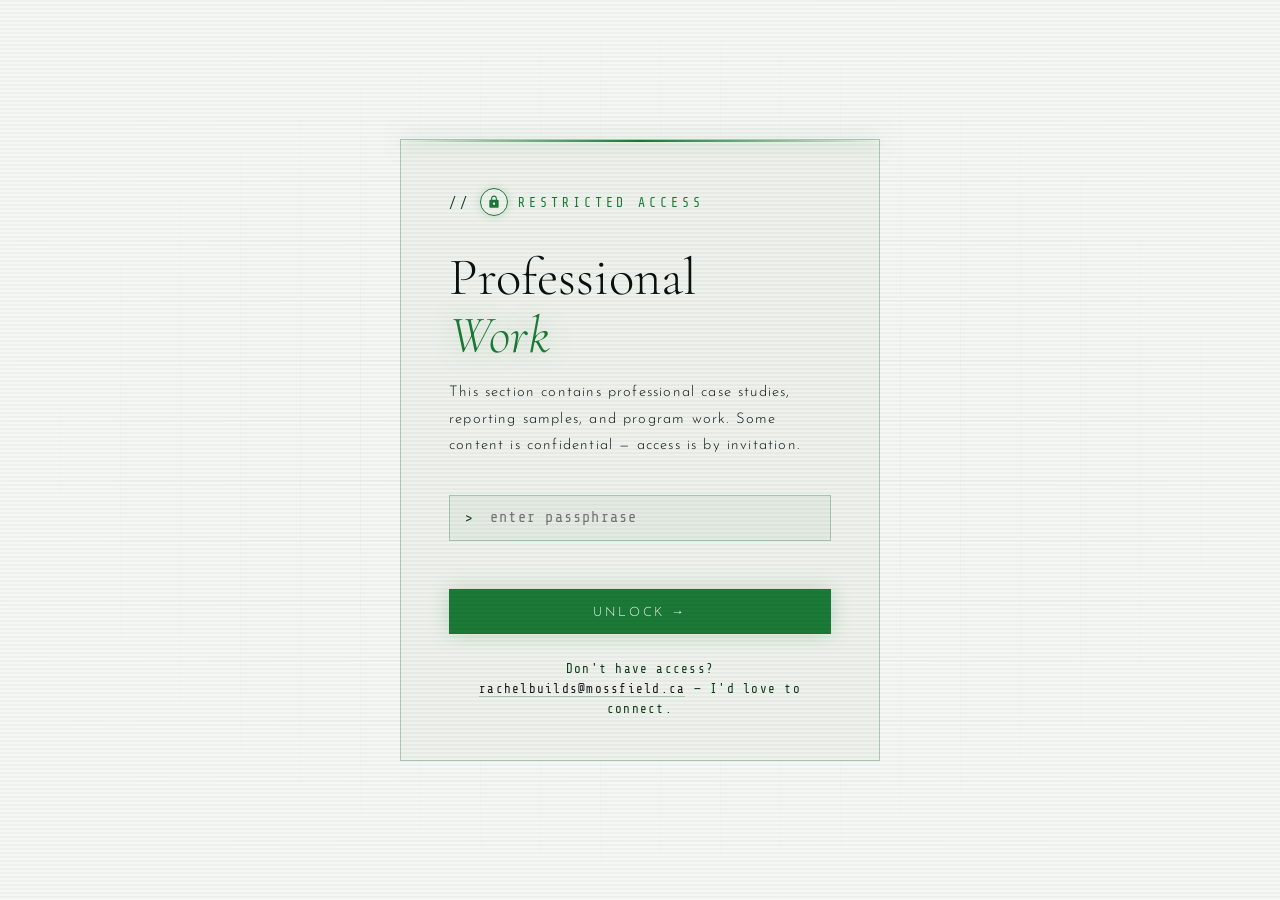
<file: work.html>
<!DOCTYPE html>
<html lang="en">
<head>
<meta charset="UTF-8">
<meta name="viewport" content="width=device-width, initial-scale=1.0">
<title>Work — Rachel Builds</title>
<meta name="description" content="Professional case studies and work samples — Rachel Builds.">
<link rel="preconnect" href="https://fonts.googleapis.com">
<link rel="preconnect" href="https://fonts.gstatic.com" crossorigin>
<link href="https://fonts.googleapis.com/css2?family=Share+Tech+Mono&family=Cormorant+Garamond:ital,wght@0,300;0,400;0,600;1,300;1,400&family=Josefin+Sans:wght@100;300;400&display=swap" rel="stylesheet">
<link rel="icon" href="favicon.ico" sizes="any">
<link rel="icon" href="favicon-32.png" type="image/png" sizes="32x32">
<link rel="stylesheet" href="styles.css">
<style>
  /* === WORK-SPECIFIC === */

  /* Gate overlay */
  #gate {
    position: fixed;
    inset: 0;
    z-index: 200;
    background: var(--bg);
    display: flex;
    align-items: center;
    justify-content: center;
    padding: 2rem;
  }

  #gate::before {
    content: '';
    position: absolute;
    inset: 0;
    background-image:
      linear-gradient(rgba(var(--green-rgb),0.04) 1px, transparent 1px),
      linear-gradient(90deg, rgba(var(--green-rgb),0.04) 1px, transparent 1px);
    background-size: 60px 60px;
    mask-image: radial-gradient(ellipse 70% 70% at 50% 50%, black 20%, transparent 80%);
    -webkit-mask-image: radial-gradient(ellipse 70% 70% at 50% 50%, black 20%, transparent 80%);
  }

  .gate-box {
    position: relative;
    width: 100%;
    max-width: 480px;
    border: 1px solid var(--green-border);
    background: var(--bg2);
    padding: 3rem 3rem 2.5rem;
  }

  .gate-box::before {
    content: '';
    position: absolute;
    top: 0; left: 0; right: 0;
    height: 2px;
    background: linear-gradient(90deg, transparent, var(--green), transparent);
    box-shadow: 0 0 20px rgba(var(--green-rgb),0.5);
  }

  .gate-lock {
    font-family: var(--mono);
    font-size: 0.82rem;
    color: var(--green);
    letter-spacing: 0.3em;
    text-transform: uppercase;
    margin-bottom: 2rem;
    display: flex;
    align-items: center;
    gap: 0.6rem;
  }

  .gate-lock::before {
    content: '// ';
    color: var(--green-dim);
  }

  .gate-lock-icon {
    width: 28px;
    height: 28px;
    border: 1.5px solid var(--green);
    border-radius: 50%;
    display: inline-flex;
    align-items: center;
    justify-content: center;
    flex-shrink: 0;
    box-shadow: 0 0 10px rgba(var(--green-rgb),0.2);
  }

  .gate-lock-icon svg {
    width: 14px;
    height: 14px;
    fill: var(--green);
  }

  .gate-heading {
    font-family: var(--serif);
    font-weight: 300;
    font-size: clamp(2.2rem, 5.5vw, 3.3rem);
    line-height: 1.1;
    margin-bottom: 1rem;
    color: var(--ink);
  }

  .gate-heading em {
    font-style: italic;
    color: var(--green);
    text-shadow: 0 0 30px rgba(var(--green-rgb),0.3);
  }

  .gate-sub {
    font-family: var(--sans);
    font-weight: 300;
    font-size: 0.92rem;
    color: var(--ink);
    letter-spacing: 0.08em;
    line-height: 1.8;
    margin-bottom: 2.2rem;
  }

  .gate-input-wrap {
    position: relative;
    margin-bottom: 0.8rem;
  }

  .gate-input-wrap::before {
    content: '> ';
    position: absolute;
    left: 1rem;
    top: 50%;
    transform: translateY(-50%);
    font-family: var(--mono);
    font-size: 0.88rem;
    color: var(--green-dim);
    pointer-events: none;
  }

  #gateInput {
    width: 100%;
    background: var(--bg3);
    border: 1px solid var(--green-border);
    color: var(--green);
    font-family: var(--mono);
    font-size: 0.95rem;
    letter-spacing: 0.08em;
    padding: 0.85rem 1rem 0.85rem 2.5rem;
    outline: none;
    transition: border-color 0.2s, box-shadow 0.2s;
    -webkit-text-security: disc;
    text-security: disc;
  }

  #gateInput[type="password"] {
    -webkit-text-security: disc;
  }

  #gateInput:focus {
    border-color: var(--green);
    box-shadow: 0 0 16px rgba(var(--green-rgb),0.15);
  }

  #gateInput.shake {
    animation: shake 0.4s ease;
    border-color: #ff4444;
    box-shadow: 0 0 16px rgba(255,68,68,0.2);
  }

  #gateError {
    font-family: var(--mono);
    font-size: 0.82rem;
    color: #ff4444;
    letter-spacing: 0.12em;
    min-height: 1.2em;
    margin-bottom: 1.2rem;
    opacity: 0;
    transition: opacity 0.2s;
  }

  #gateError.visible { opacity: 1; }

  .gate-btn {
    width: 100%;
    font-family: var(--sans);
    font-size: 0.8rem;
    font-weight: 300;
    letter-spacing: 0.2em;
    text-transform: uppercase;
    padding: 0.9rem 2rem;
    border: 1px solid var(--green);
    color: var(--bg);
    background: var(--green);
    cursor: pointer;
    transition: all 0.22s;
    box-shadow: 0 0 20px rgba(var(--green-rgb),0.22);
  }

  .gate-btn:hover {
    background: transparent;
    color: var(--green);
    box-shadow: 0 0 32px rgba(var(--green-rgb),0.4);
  }

  .gate-note {
    font-family: var(--mono);
    font-size: 0.78rem;
    color: var(--green-dim);
    letter-spacing: 0.1em;
    text-align: center;
    margin-top: 1.6rem;
    line-height: 1.6;
  }

  .gate-note a {
    color: var(--ink-dim);
    text-decoration: none;
    border-bottom: 1px solid var(--green-border);
    transition: color 0.2s;
  }

  .gate-note a:hover { color: var(--green); }

  #gate.unlocking {
    animation: fadeOut 0.5s 0.1s forwards;
  }

  /* Main content (hidden until unlocked) */
  #content {
    display: none;
    opacity: 0;
    transition: opacity 0.5s;
  }

  #content.visible {
    display: block;
    opacity: 1;
  }

  /* Access badge */
  .access-badge {
    display: inline-flex;
    align-items: center;
    gap: 0.5rem;
    font-family: var(--mono);
    font-size: 0.78rem;
    color: var(--green);
    letter-spacing: 0.2em;
    text-transform: uppercase;
    border: 1px solid var(--green-border);
    padding: 0.3rem 0.7rem;
    background: var(--green-faint);
    margin-bottom: 1.5rem;
    opacity: 0;
    animation: fadeUp 0.6s 0.05s forwards;
  }

  .access-badge::before {
    content: '●';
    font-size: 0.5rem;
    animation: pulse 2s ease-in-out infinite;
  }

  /* Override page-eyebrow animation delay for work page */
  .page-eyebrow {
    animation-delay: 0.2s;
  }

  .page-title {
    animation-delay: 0.3s;
  }

  .page-subtitle {
    animation-delay: 0.45s;
    color: #b0c8b5;
  }

  /* Filter bar */
  .filter-bar {
    padding: 1.5rem 4rem;
    border-bottom: 1px solid var(--green-border);
    display: flex;
    align-items: center;
    gap: 0.8rem;
    flex-wrap: wrap;
    background: var(--bg2);
  }

  .filter-label {
    font-family: var(--mono);
    font-size: 0.78rem;
    color: var(--green-dim);
    letter-spacing: 0.2em;
    margin-right: 0.4rem;
    flex-shrink: 0;
  }

  .filter-btn {
    font-family: var(--mono);
    font-size: 0.78rem;
    letter-spacing: 0.15em;
    color: var(--ink-dim);
    background: none;
    border: 1px solid var(--green-border);
    padding: 0.3rem 0.75rem;
    cursor: pointer;
    transition: all 0.2s;
    text-transform: uppercase;
  }

  .filter-btn:hover,
  .filter-btn.active {
    color: var(--green);
    border-color: var(--green);
    background: var(--green-faint);
  }

  /* Projects section */
  .projects-section {
    padding: 5rem 4rem;
  }

  .projects-grid {
    display: grid;
    grid-template-columns: 1fr 1fr;
    gap: 1.5px;
    background: var(--green-border);
  }

  .project-card {
    display: block;
    background: var(--bg);
    padding: 3rem;
    text-decoration: none;
    color: inherit;
    transition: background 0.2s;
    position: relative;
    cursor: default;
  }

  .project-card.has-link {
    cursor: pointer;
  }

  .project-card:hover { background: var(--bg2); }

  .project-card.has-link:hover .project-arrow {
    opacity: 1;
    transform: translate(2px, -2px);
  }

  .project-arrow {
    position: absolute;
    top: 2.5rem;
    right: 2.5rem;
    font-size: 1.22rem;
    color: var(--green);
    opacity: 0;
    transition: all 0.2s;
  }

  .project-meta {
    display: flex;
    align-items: center;
    gap: 1rem;
    margin-bottom: 1.5rem;
  }

  .project-type {
    font-family: var(--mono);
    font-size: 0.78rem;
    color: var(--green);
    letter-spacing: 0.25em;
  }

  .project-year {
    font-family: var(--mono);
    font-size: 0.78rem;
    color: var(--ink-dim);
    letter-spacing: 0.15em;
  }

  .project-title {
    font-family: var(--serif);
    font-weight: 300;
    font-size: clamp(1.55rem, 2.7vw, 2.2rem);
    line-height: 1.2;
    color: var(--ink);
    margin-bottom: 1.2rem;
  }

  .project-title em {
    font-style: italic;
    color: var(--green);
  }

  .project-desc {
    font-family: var(--serif);
    font-weight: 300;
    font-size: 1.12rem;
    color: var(--ink-dim);
    line-height: 1.75;
    margin-bottom: 1.5rem;
  }

  /* Outcome blocks */
  .outcome-list {
    display: flex;
    flex-direction: column;
    gap: 0.6rem;
    margin-bottom: 1.8rem;
  }

  .outcome-item {
    font-family: var(--mono);
    font-size: 0.85rem;
    color: var(--ink-dim);
    letter-spacing: 0.06em;
    line-height: 1.5;
    display: flex;
    gap: 0.5rem;
  }

  .outcome-item::before {
    content: '→';
    color: var(--green);
    flex-shrink: 0;
  }

  .project-tags {
    display: flex;
    flex-wrap: wrap;
    gap: 0.5rem;
  }

  /* Work page tag override */
  .tag {
    font-size: 0.78rem;
    letter-spacing: 0.12em;
    color: var(--ink-dim);
    border: 1px solid var(--green-border);
    padding: 0.25rem 0.6rem;
    text-transform: uppercase;
    background: transparent;
  }

  /* Full-width card */
  .project-card.full-width {
    grid-column: 1 / -1;
    background: var(--bg3);
    display: grid;
    grid-template-columns: 1fr 1fr;
    gap: 3rem;
  }

  /* Stat row */
  .stat-row {
    display: flex;
    gap: 2.5rem;
    margin: 1.5rem 0;
    flex-wrap: wrap;
  }

  .stat-value {
    font-family: var(--mono);
    font-size: clamp(1.55rem, 2.2vw, 2.2rem);
    color: var(--green);
    text-shadow: 0 0 20px rgba(var(--green-rgb),0.25);
    line-height: 1;
    margin-bottom: 0.3rem;
  }

  .stat-label {
    font-family: var(--sans);
    font-weight: 100;
    font-size: 0.82rem;
    color: var(--ink-dim);
    letter-spacing: 0.14em;
    text-transform: uppercase;
  }

  /* Context strip */
  .context-strip {
    background: var(--bg3);
    border-top: 1px solid var(--green-border);
    border-bottom: 1px solid var(--green-border);
    padding: 2rem 4rem;
    display: flex;
    gap: 4rem;
    align-items: flex-start;
    flex-wrap: wrap;
  }

  .context-key {
    font-family: var(--mono);
    font-size: 0.78rem;
    color: var(--green-dim);
    letter-spacing: 0.25em;
    text-transform: uppercase;
    margin-bottom: 0.4rem;
  }

  .context-val {
    font-family: var(--sans);
    font-size: 0.95rem;
    font-weight: 300;
    color: var(--ink-dim);
    letter-spacing: 0.1em;
  }

  /* More note */
  .more-note {
    padding: 4rem;
    border-top: 1px solid var(--green-border);
    display: flex;
    align-items: center;
    justify-content: space-between;
    gap: 2rem;
    flex-wrap: wrap;
    background: var(--bg2);
  }

  .more-note-text {
    font-family: var(--serif);
    font-weight: 300;
    font-size: clamp(1.12rem, 1.6vw, 1.34rem);
    color: var(--ink-dim);
    line-height: 1.7;
    max-width: 55ch;
  }

  .more-note-text em {
    font-style: italic;
    color: var(--ink);
  }

  .btn-outline {
    font-family: var(--sans);
    font-size: 0.8rem;
    font-weight: 300;
    letter-spacing: 0.2em;
    text-transform: uppercase;
    text-decoration: none;
    padding: 0.85rem 2rem;
    border: 1px solid var(--green-border);
    color: var(--green);
    background: transparent;
    transition: all 0.22s;
    white-space: nowrap;
  }

  .btn-outline:hover {
    border-color: var(--green);
    background: var(--green-faint);
    box-shadow: 0 0 20px rgba(var(--green-rgb),0.15);
  }

  /* Work-specific footer override */
  footer {
    display: flex;
    justify-content: space-between;
    align-items: center;
    padding: 2.5rem 4rem;
    border-top: 1px solid var(--green-border);
    flex-wrap: wrap;
    gap: 1.5rem;
  }

  .footer-left { gap: 0.3rem; }

  .footer-logo { letter-spacing: 0.04em; }

  .footer-sub { text-transform: uppercase; }

  .footer-links { gap: 1.5rem; }

  /* Work keyframes */
  @keyframes fadeOut {
    from { opacity: 1; }
    to   { opacity: 0; pointer-events: none; }
  }

  @keyframes shake {
    0%,100% { transform: translateX(0); }
    20%     { transform: translateX(-8px); }
    40%     { transform: translateX(8px); }
    60%     { transform: translateX(-5px); }
    80%     { transform: translateX(5px); }
  }

  /* Work responsive */
  @media (max-width: 900px) {
    .filter-bar { padding: 1.2rem 1.5rem; }
    .projects-section { padding: 3rem 1.5rem; }
    .projects-grid { grid-template-columns: 1fr; }
    .project-card { padding: 2.2rem 1.5rem; }
    .project-card.full-width { grid-template-columns: 1fr; gap: 2rem; }
    .context-strip { padding: 2rem 1.5rem; gap: 2rem; }
    .more-note { padding: 3rem 1.5rem; }
    .gate-box { padding: 2.5rem 1.5rem 2rem; }
  }
</style>
</head>

<body>

<!-- NAV -->
<nav>
  <a href="index.html" class="nav-logo">rachel<span>.</span>builds<span class="nav-cursor"></span></a>
  <ul class="nav-links">
    <li><a href="work.html" class="active">Work</a></li>
    <li><a href="art.html">Art</a></li>
    <li><a href="about.html">About</a></li>
    <li><a href="mailto:rachelbuilds@mossfield.ca" class="nav-contact-link">rachelbuilds@mossfield.ca</a></li>
  </ul>
</nav>

<!-- ====================================================
     GATE OVERLAY
===================================================== -->
<div id="gate">
  <div class="gate-box">
    <div class="gate-lock">
      <span class="gate-lock-icon">
        <svg viewBox="0 0 24 24" xmlns="http://www.w3.org/2000/svg">
          <path d="M18 8h-1V6c0-2.76-2.24-5-5-5S7 3.24 7 6v2H6c-1.1 0-2 .9-2 2v10c0 1.1.9 2 2 2h12c1.1 0 2-.9 2-2V10c0-1.1-.9-2-2-2zm-6 9c-1.1 0-2-.9-2-2s.9-2 2-2 2 .9 2 2-.9 2-2 2zm3.1-9H8.9V6c0-1.71 1.39-3.1 3.1-3.1 1.71 0 3.1 1.39 3.1 3.1v2z"/>
        </svg>
      </span>
      restricted access
    </div>

    <h1 class="gate-heading">Professional<br><em>Work</em></h1>

    <p class="gate-sub">
      This section contains professional case studies, reporting samples, and program work. Some content is confidential — access is by invitation.
    </p>

    <div class="gate-input-wrap">
      <input
        type="password"
        id="gateInput"
        placeholder="enter passphrase"
        autocomplete="off"
        spellcheck="false"
      >
    </div>

    <div id="gateError">// incorrect passphrase — try again</div>

    <button class="gate-btn" onclick="checkGate()">Unlock →</button>

    <p class="gate-note">
      Don't have access?<br>
      <a href="mailto:rachelbuilds@mossfield.ca">rachelbuilds@mossfield.ca</a> — I'd love to connect.
    </p>
  </div>
</div>

<!-- ====================================================
     MAIN CONTENT
===================================================== -->
<div id="content">

  <!-- PAGE HEADER -->
  <header class="page-header">
    <div class="access-badge">Access Granted</div>
    <p class="page-eyebrow">01 — work</p>
    <h1 class="page-title">Selected<br><em>Case Studies</em></h1>
    <p class="page-subtitle">Professional work spanning program management, data systems, and creative technology. Some details have been generalized to respect organizational confidentiality.</p>
  </header>

  <!-- CONTEXT STRIP -->
  <div class="context-strip">
    <div class="context-item">
      <p class="context-key">Current Role</p>
      <p class="context-val">Independent Consultant</p>
    </div>
    <div class="context-item">
      <p class="context-key">Focus</p>
      <p class="context-val">Program Management · Data Systems · Creative Technology</p>
    </div>
    <div class="context-item">
      <p class="context-key">Based In</p>
      <p class="context-val">Edmonton, AB — Treaty 6 Territory</p>
    </div>
    <div class="context-item">
      <p class="context-key">Availability</p>
      <p class="context-val">Open to contract &amp; full-time opportunities</p>
    </div>
  </div>

  <!-- FILTER BAR -->
  <div class="filter-bar">
    <span class="filter-label">// filter:</span>
    <button class="filter-btn active" data-filter="all">All</button>
    <button class="filter-btn" data-filter="data">Data Systems</button>
    <button class="filter-btn" data-filter="program">Program Management</button>
    <button class="filter-btn" data-filter="web">Web &amp; Tech</button>
  </div>

  <!-- PROJECTS GRID -->
  <section class="projects-section">
    <div class="projects-grid">

      <!-- PROJECT 1: VESPER -->
      <div class="project-card" data-category="web">
        <div class="project-meta">
          <span class="project-type">PERSONAL BUILD</span>
          <span class="project-year">2026 · ACTIVELY DEVELOPED</span>
        </div>
        <h2 class="project-title"><em>Vesper</em> — Newsletter Intelligence Engine</h2>
        <p class="project-desc">
          A personal productivity tool that pulls newsletters from Gmail, summarises them via the Anthropic API, and outputs structured digests formatted for NotebookLM's two-host podcast feature. Includes Ember, a rule-based email triage engine with AI-assisted classification for ambiguous messages. Designed, built, and used daily.
        </p>

        <div class="outcome-list">
          <div class="outcome-item">End-to-end design from concept to daily personal use — built in a single session</div>
          <div class="outcome-item">Real-time streaming UI with a custom dark liminal aesthetic</div>
          <div class="outcome-item">Hybrid triage system: 8-rule chain with Claude Haiku fallback for edge cases</div>
          <div class="outcome-item">API cost optimised to under $1/month at daily use</div>
        </div>

        <div class="stat-row">
          <div class="stat-item">
            <div class="stat-value">< $1</div>
            <div class="stat-label">Monthly API cost</div>
          </div>
          <div class="stat-item">
            <div class="stat-value">3</div>
            <div class="stat-label">Digest templates</div>
          </div>
          <div class="stat-item">
            <div class="stat-value">8</div>
            <div class="stat-label">Triage rules</div>
          </div>
        </div>

        <div class="project-tags">
          <span class="tag">Python</span>
          <span class="tag">Flask</span>
          <span class="tag">Gmail API</span>
          <span class="tag">Anthropic API</span>
          <span class="tag">Prompt Engineering</span>
          <span class="tag">UI Design</span>
        </div>
      </div>

      <!-- PROJECT 2: MOSS FIELD -->
      <div class="project-card has-link" data-category="web" onclick="window.open('https://mossfield.ca','_blank')">
        <span class="project-arrow">↗</span>
        <div class="project-meta">
          <span class="project-type">PERSONAL BUILD</span>
          <span class="project-year">2026 · ONGOING</span>
        </div>
        <h2 class="project-title"><em>Moss Field</em> — Alberta Native Plants</h2>
        <p class="project-desc">
          A community-oriented web resource combining botanical science with Indigenous knowledge and practical gardening guidance. Built to bridge the gap between formal plant databases and how Albertans actually want to learn about local plants — with Cree names, edibility notes, pet safety, and growing tips for Alberta's climate.
        </p>

        <div class="outcome-list">
          <div class="outcome-item">Searchable plant catalogue with common, scientific, and Cree names — plus edibility and pet safety info</div>
          <div class="outcome-item">Indigenous knowledge section honouring traditional ecological knowledge with proper attribution</div>
          <div class="outcome-item">Location-based nursery finder helping Albertans source native plants near them</div>
          <div class="outcome-item">Community contribution system for growing the resource through shared plant knowledge</div>
        </div>

        <div class="stat-row">
          <div class="stat-item">
            <div class="stat-value">7</div>
            <div class="stat-label">Pages</div>
          </div>
          <div class="stat-item">
            <div class="stat-value">0</div>
            <div class="stat-label">Frameworks</div>
          </div>
          <div class="stat-item">
            <div class="stat-value">∞</div>
            <div class="stat-label">Plants to catalogue</div>
          </div>
        </div>

        <div class="project-tags">
          <span class="tag">HTML</span>
          <span class="tag">CSS</span>
          <span class="tag">JavaScript</span>
          <span class="tag">Data Architecture</span>
          <span class="tag">UX Writing</span>
          <span class="tag">Indigenous Knowledge</span>
        </div>
      </div>

      <!-- PROJECT 3: QUARTERLY FUNDING PERFORMANCE REPORTING -->
      <div class="project-card" data-category="data">
        <div class="project-meta">
          <span class="project-type">DATA SYSTEMS</span>
          <span class="project-year">2025 · AIIC</span>
        </div>
        <h2 class="project-title">Quarterly Funding <em>Performance</em> Reporting</h2>
        <p class="project-desc">
          Designed and built a multi-variable Excel reporting system consolidating five lending programs into a single dashboard — with year-over-year analysis, automated calculations, and audit-ready quarterly outputs for a multi-million-dollar Indigenous loan portfolio.
        </p>

        <div class="outcome-list">
          <div class="outcome-item">Consolidated SEAP, Term Loans, WELF, IWE, and IYE programs into one reporting tool</div>
          <div class="outcome-item">Saved 4–6 hours monthly by eliminating manual data compilation and formatting</div>
          <div class="outcome-item">Built automated rollups from quarterly data tabs to a year-to-date dashboard</div>
          <div class="outcome-item">Included delinquency rate calculations, unique client counting, and error-handled percentage change formulas</div>
        </div>

        <div class="stat-row">
          <div class="stat-item">
            <div class="stat-value">5</div>
            <div class="stat-label">Programs consolidated</div>
          </div>
          <div class="stat-item">
            <div class="stat-value">4–6 hrs</div>
            <div class="stat-label">Saved monthly</div>
          </div>
          <div class="stat-item">
            <div class="stat-value">100%</div>
            <div class="stat-label">Audit-ready</div>
          </div>
        </div>

        <div class="project-tags">
          <span class="tag">Excel</span>
          <span class="tag">Advanced Formulas</span>
          <span class="tag">Data Validation</span>
          <span class="tag">Dashboard Design</span>
          <span class="tag">Financial Reporting</span>
        </div>
      </div>

      <!-- PROJECT 4: MEAP FEDERAL GRANT ADMINISTRATION -->
      <div class="project-card" data-category="program">
        <div class="project-meta">
          <span class="project-type">PROGRAM MANAGEMENT</span>
          <span class="project-year">2017–2021 · APEETOGOSAN</span>
        </div>
        <h2 class="project-title">Métis Entrepreneur <em>Assistance</em> Program</h2>
        <p class="project-desc">
          Sole administrator of a federally-funded grant program supporting Métis entrepreneurs across Western Canada — managing the full lifecycle from application intake through disbursement, compliance reporting, and stakeholder coordination over five years.
        </p>

        <div class="outcome-list">
          <div class="outcome-item">Administered ~$1.4M in annual funding with zero compliance issues across all reporting periods</div>
          <div class="outcome-item">Processed close to $10M in total federal funding over the program's lifetime</div>
          <div class="outcome-item">Built reporting frameworks from scratch for monthly, quarterly, and annual Government of Canada deliverables</div>
          <div class="outcome-item">Reviewed hundreds of applications against federal eligibility criteria, including business plans and financials</div>
          <div class="outcome-item">Supervised and mentored a junior team member on task execution and program processes</div>
        </div>

        <div class="stat-row">
          <div class="stat-item">
            <div class="stat-value">~$10M</div>
            <div class="stat-label">Total funding managed</div>
          </div>
          <div class="stat-item">
            <div class="stat-value">5 yrs</div>
            <div class="stat-label">Zero compliance issues</div>
          </div>
          <div class="stat-item">
            <div class="stat-value">100%</div>
            <div class="stat-label">Federal compliance</div>
          </div>
        </div>

        <div class="project-tags">
          <span class="tag">Federal Grant Admin</span>
          <span class="tag">Compliance Reporting</span>
          <span class="tag">Application Review</span>
          <span class="tag">Stakeholder Relations</span>
          <span class="tag">Process Design</span>
        </div>
      </div>

      <!-- PROJECT 5: FINANCIAL DATA RECONCILIATION -->
      <div class="project-card" data-category="data">
        <div class="project-meta">
          <span class="project-type">DATA SYSTEMS</span>
          <span class="project-year">2025</span>
        </div>
        <h2 class="project-title">Financial Data <em>Reconciliation</em></h2>
        <p class="project-desc">
          Conducted a self-initiated reconciliation of a lending portfolio within a loan management system — cross-referencing reported balances against source records to identify systematic data entry discrepancies, and delivering documented findings to Finance ahead of year-end audit.
        </p>

        <div class="outcome-list">
          <div class="outcome-item">Identified significant portfolio overstatement through line-by-line variance analysis</div>
          <div class="outcome-item">Flagged discrepancies across nearly half of the active term loan portfolio before external audit</div>
          <div class="outcome-item">Produced detailed variance documentation enabling Finance to action corrections</div>
          <div class="outcome-item">Supported implementation of credit bureau reporting integration for ongoing portfolio compliance</div>
        </div>

        <div class="project-tags">
          <span class="tag">Financial Analysis</span>
          <span class="tag">Data Reconciliation</span>
          <span class="tag">Variance Analysis</span>
          <span class="tag">Compliance</span>
          <span class="tag">Quality Assurance</span>
        </div>
      </div>

      <!-- PROJECT 6: SEAP CLIENT & CASH TRACKING -->
      <div class="project-card" data-category="data">
        <div class="project-meta">
          <span class="project-type">DATA SYSTEMS</span>
          <span class="project-year">2025 · AIIC</span>
        </div>
        <h2 class="project-title">SEAP Client &amp; Cash <em>Tracking</em> System</h2>
        <p class="project-desc">
          Replaced manual tracking methods for the Status Entrepreneur Assistance Program with a structured Excel system — managing the full application lifecycle from intake through disbursement, with automated balance calculations and status workflow tracking.
        </p>

        <div class="outcome-list">
          <div class="outcome-item">Built comprehensive client tracking with file numbers, project types, funding amounts, and status fields</div>
          <div class="outcome-item">Designed a status workflow pipeline: Pending → Screened-In → Approved → Disbursed</div>
          <div class="outcome-item">Automated remaining balance calculations and fund allocation tracking</div>
          <div class="outcome-item">Created a SEAP Stats reporting tab with summary tables for leadership review</div>
          <div class="outcome-item">Wrote a 4-page user guide covering data entry, status updates, and common mistakes</div>
        </div>

        <div class="project-tags">
          <span class="tag">Excel</span>
          <span class="tag">Pivot Tables</span>
          <span class="tag">Process Design</span>
          <span class="tag">User Documentation</span>
          <span class="tag">Data Validation</span>
        </div>
      </div>

      <!-- PROJECT 7: THIS WEBSITE (FULL WIDTH) -->
      <div class="project-card full-width has-link" data-category="web" onclick="window.location='/'">
        <span class="project-arrow">↗</span>
        <div class="project-body">
          <div class="project-meta">
            <span class="project-type">WEB</span>
            <span class="project-year">2025</span>
          </div>
          <h2 class="project-title">This <em>Website</em></h2>
          <p class="project-desc">
            Designed and hand-coded from scratch — a portfolio with a Commodore-green soul. Every pixel, animation, and line of CSS is original. Built without frameworks or templates.
          </p>

          <div class="outcome-list">
            <div class="outcome-item">Full custom design system: typography scale, color tokens, animation library</div>
            <div class="outcome-item">Password-protected work section with client-side SHA-256 auth</div>
            <div class="outcome-item">Responsive across mobile, tablet, and desktop</div>
            <div class="outcome-item">Zero dependencies — pure HTML, CSS, and vanilla JS</div>
          </div>
        </div>

        <div class="project-side">
          <div class="stat-row" style="flex-direction: column; gap: 1.8rem;">
            <div class="stat-item">
              <div class="stat-value">0</div>
              <div class="stat-label">Frameworks used</div>
            </div>
            <div class="stat-item">
              <div class="stat-value">100%</div>
              <div class="stat-label">Custom-built</div>
            </div>
            <div class="stat-item">
              <div class="stat-value">∞</div>
              <div class="stat-label">Glow effects</div>
            </div>
          </div>

          <div class="project-tags" style="margin-top: 1.5rem;">
            <span class="tag">HTML</span>
            <span class="tag">CSS</span>
            <span class="tag">JavaScript</span>
            <span class="tag">Design</span>
            <span class="tag">Typography</span>
          </div>
        </div>
      </div>

    </div>
  </section>

  <!-- MORE NOTE -->
  <div class="more-note">
    <p class="more-note-text">
      These are representative samples. More detailed case studies, reporting artefacts, and process documentation are available <em>on request</em> — including work I can't publish publicly due to confidentiality.
    </p>
    <div style="display: flex; gap: 1rem; flex-wrap: wrap;">
      <a href="Rachel_Castelletti_Portfolio_Resume.pdf" class="btn-outline" download>Download résumé →</a>
      <a href="mailto:rachelbuilds@mossfield.ca" class="btn-outline">Get in touch →</a>
    </div>
  </div>

  <!-- FOOTER -->
  <footer>
    <div class="footer-left">
      <a href="index.html" class="footer-logo">rachel.builds</a>
      <span class="footer-sub">Creative Technologist — Edmonton, AB</span>
    </div>

    <div class="footer-links">
      <a href="https://www.linkedin.com/in/rachel-castelletti/" class="footer-link" target="_blank" rel="noopener noreferrer">
        <svg viewBox="0 0 24 24" xmlns="http://www.w3.org/2000/svg"><path d="M20.447 20.452h-3.554v-5.569c0-1.328-.027-3.037-1.852-3.037-1.853 0-2.136 1.445-2.136 2.939v5.667H9.351V9h3.414v1.561h.046c.477-.9 1.637-1.85 3.37-1.85 3.601 0 4.267 2.37 4.267 5.455v6.286zM5.337 7.433a2.062 2.062 0 0 1-2.063-2.065 2.064 2.064 0 1 1 2.063 2.065zm1.782 13.019H3.555V9h3.564v11.452zM22.225 0H1.771C.792 0 0 .774 0 1.729v20.542C0 23.227.792 24 1.771 24h20.451C23.2 24 24 23.227 24 22.271V1.729C24 .774 23.2 0 22.222 0h.003z"/></svg>
        LinkedIn
      </a>
      <a href="mailto:rachelbuilds@mossfield.ca" class="footer-link">
        <svg viewBox="0 0 24 24" xmlns="http://www.w3.org/2000/svg"><path d="M24 5.457v13.909c0 .904-.732 1.636-1.636 1.636h-3.819V11.73L12 16.64l-6.545-4.91v9.273H1.636A1.636 1.636 0 0 1 0 19.366V5.457c0-2.023 2.309-3.178 3.927-1.964L5.455 4.64 12 9.548l6.545-4.91 1.528-1.145C21.69 2.28 24 3.434 24 5.457z"/></svg>
        Email
      </a>
    </div>

    <div class="footer-right">
      <a href="index.html" class="footer-logo">rachel.builds</a> — 2025<br>
      amiskwaciy-wâskahikan · Treaty 6
    </div>
  </footer>

</div><!-- /#content -->

<script src="main.js"></script>

<script>
  // PASSWORD GATE
  const CORRECT_HASH = '7367c98b14b9b37fcf0dd9bd6eb45e8671bed22fe70f085013ecae052eea27a4';
  const SESSION_KEY = 'rb_work_access';

  async function hashString(str) {
    const encoder = new TextEncoder();
    const data = encoder.encode(str);
    const hashBuffer = await crypto.subtle.digest('SHA-256', data);
    const hashArray = Array.from(new Uint8Array(hashBuffer));
    return hashArray.map(b => b.toString(16).padStart(2, '0')).join('');
  }

  async function checkGate() {
    const input = document.getElementById('gateInput').value.trim();
    if (!input) return;

    const hash = await hashString(input);

    if (hash === CORRECT_HASH) {
      sessionStorage.setItem(SESSION_KEY, '1');
      unlockContent();
    } else {
      const field = document.getElementById('gateInput');
      const err   = document.getElementById('gateError');
      field.classList.remove('shake');
      void field.offsetWidth; // reflow to restart animation
      field.classList.add('shake');
      err.classList.add('visible');
      field.value = '';
      setTimeout(() => field.classList.remove('shake'), 400);
    }
  }

  function unlockContent() {
    const gate    = document.getElementById('gate');
    const content = document.getElementById('content');
    gate.classList.add('unlocking');
    setTimeout(() => {
      gate.style.display = 'none';
      content.style.display = 'block';
      requestAnimationFrame(() => {
        content.style.opacity = '1';
        content.classList.add('visible');
      });
    }, 600);
  }

  // Allow Enter key in the password field
  document.getElementById('gateInput').addEventListener('keydown', (e) => {
    if (e.key === 'Enter') checkGate();
  });

  // Clear error on new input
  document.getElementById('gateInput').addEventListener('input', () => {
    document.getElementById('gateError').classList.remove('visible');
  });

  // Check if already unlocked this session
  if (sessionStorage.getItem(SESSION_KEY) === '1') {
    document.getElementById('gate').style.display = 'none';
    const content = document.getElementById('content');
    content.style.display = 'block';
    content.style.opacity = '1';
    content.classList.add('visible');
  }

  // ============================================================
  // FILTER
  // ============================================================
  document.querySelectorAll('.filter-btn').forEach(btn => {
    btn.addEventListener('click', () => {
      document.querySelectorAll('.filter-btn').forEach(b => b.classList.remove('active'));
      btn.classList.add('active');

      const filter = btn.dataset.filter;
      document.querySelectorAll('.project-card').forEach(card => {
        if (filter === 'all' || card.dataset.category === filter) {
          card.style.display = '';
        } else {
          card.style.display = 'none';
        }
      });
    });
  });
</script>

</body>
</html>
</file>
<file: styles.css>
/* ================================================================
   RACHEL BUILDS — Shared Styles
   Common CSS loaded across all pages.
   Page-specific overrides live in each HTML file's <style> block.
================================================================ */

/* === RESET === */
*, *::before, *::after { box-sizing: border-box; margin: 0; padding: 0; }

/* === DESIGN TOKENS === */
:root {
  --green: #39ff6e;
  --green-rgb: 57,255,110;
  --green-dim: #1a7a38;
  --green-faint: rgba(57,255,110,0.06);
  --green-border: rgba(57,255,110,0.15);
  --bg: #0a0d0b;
  --bg2: #0e1310;
  --bg3: #111a13;
  --bg-rgb: 10,13,11;
  --ink: #e8ede9;
  --ink-dim: #7a9c82;
  --nav-bg: rgba(10,13,11,0.88);
  --scanline: rgba(0,0,0,0.07);
  --btn-primary-ink: var(--bg);
  --serif: 'Cormorant Garamond', Georgia, serif;
  --mono: 'Share Tech Mono', monospace;
  --sans: 'Josefin Sans', sans-serif;
}

/* === LIGHT MODE — follows the user's OS / browser preference === */
@media (prefers-color-scheme: light) {
  :root {
    --green: #1b7a36;
    --green-rgb: 27,122,54;
    --green-dim: #0f3d1a;
    --green-faint: rgba(27,122,54,0.08);
    --green-border: rgba(27,122,54,0.32);
    --bg: #f6f8f5;
    --bg2: #eef2ec;
    --bg3: #e4ebe3;
    --bg-rgb: 246,248,245;
    --ink: #0a100c;
    --ink-dim: #1a1f1b;
    --nav-bg: rgba(246,248,245,0.9);
    --scanline: rgba(0,0,0,0.035);
    --btn-primary-ink: #ffffff;
  }
}

/* === BASE === */
html { scroll-behavior: smooth; }

body {
  background: var(--bg);
  color: var(--ink);
  font-family: var(--serif);
  min-height: 100vh;
  overflow-x: hidden;
}

/* Scanline overlay */
body::before {
  content: '';
  position: fixed;
  inset: 0;
  background: repeating-linear-gradient(
    0deg, transparent, transparent 2px,
    var(--scanline) 2px, var(--scanline) 4px
  );
  pointer-events: none;
  z-index: 1000;
}

/* === NAV === */
nav {
  position: fixed;
  top: 0; left: 0; right: 0;
  z-index: 100;
  display: flex;
  justify-content: space-between;
  align-items: center;
  padding: 1.2rem 3rem;
  background: var(--nav-bg);
  backdrop-filter: blur(8px);
  border-bottom: 1px solid var(--green-border);
}

.nav-logo {
  font-family: var(--mono);
  font-size: 1.12rem;
  color: var(--green);
  letter-spacing: 0.05em;
  text-decoration: none;
  display: flex;
  align-items: center;
}

.nav-logo span { color: var(--ink-dim); }

.nav-cursor {
  display: inline-block;
  width: 9px;
  height: 1em;
  background: var(--green);
  margin-left: 3px;
  vertical-align: middle;
  box-shadow: 0 0 8px rgba(var(--green-rgb),0.7);
  animation: pulse 2.4s ease-in-out infinite;
}

.nav-links {
  display: flex;
  align-items: center;
  gap: 2.5rem;
  list-style: none;
}

.nav-links a {
  font-family: var(--sans);
  font-size: 0.8rem;
  font-weight: 300;
  letter-spacing: 0.2em;
  text-transform: uppercase;
  color: var(--ink-dim);
  text-decoration: none;
  transition: color 0.2s;
  position: relative;
}

.nav-links a.active { color: var(--green); }

.nav-links a::after {
  content: '';
  position: absolute;
  bottom: -3px; left: 0;
  width: 0; height: 1px;
  background: var(--green);
  transition: width 0.25s;
  box-shadow: 0 0 6px var(--green);
}

.nav-links a:hover { color: var(--green); }
.nav-links a:hover::after,
.nav-links a.active::after { width: 100%; }

.nav-contact-link {
  font-family: var(--mono);
  font-size: 0.76rem;
  color: var(--green);
  text-decoration: none;
  border: 1px solid var(--green-border);
  padding: 0.4rem 0.9rem;
  letter-spacing: 0.1em;
  transition: all 0.2s;
}

.nav-contact-link:hover {
  background: var(--green-faint);
  border-color: var(--green);
}

/* === PAGE HEADER (used on about, work, art) === */
.page-header {
  padding: 10rem 4rem 5rem;
  border-bottom: 1px solid var(--green-border);
  position: relative;
  overflow: hidden;
}

.page-header::before {
  content: '';
  position: absolute;
  inset: 0;
  background-image:
    linear-gradient(rgba(var(--green-rgb),0.03) 1px, transparent 1px),
    linear-gradient(90deg, rgba(var(--green-rgb),0.03) 1px, transparent 1px);
  background-size: 60px 60px;
  mask-image: radial-gradient(ellipse 70% 100% at 20% 50%, black 20%, transparent 80%);
  -webkit-mask-image: radial-gradient(ellipse 70% 100% at 20% 50%, black 20%, transparent 80%);
}

.page-eyebrow {
  font-family: var(--mono);
  font-size: 0.88rem;
  color: var(--green);
  letter-spacing: 0.25em;
  margin-bottom: 1.2rem;
  opacity: 0;
  animation: fadeUp 0.6s 0.1s forwards;
}

.page-eyebrow::before { content: '> '; color: var(--green-dim); }

.page-title {
  font-family: var(--serif);
  font-weight: 300;
  font-size: clamp(3.3rem, 7.5vw, 6.6rem);
  line-height: 1.05;
  letter-spacing: -0.02em;
  color: var(--ink);
  opacity: 0;
  animation: fadeUp 0.6s 0.25s forwards;
}

.page-title em {
  font-style: italic;
  color: var(--green);
  text-shadow: 0 0 40px rgba(var(--green-rgb),0.3);
}

.page-subtitle {
  font-family: var(--sans);
  font-weight: 100;
  font-size: clamp(0.9rem, 1.6vw, 1.06rem);
  color: var(--ink-dim);
  letter-spacing: 0.12em;
  margin-top: 1.5rem;
  max-width: 55ch;
  line-height: 1.8;
  opacity: 0;
  animation: fadeUp 0.6s 0.4s forwards;
}

/* === SECTION LABELS === */
.section-label {
  font-family: var(--mono);
  font-size: 0.78rem;
  color: var(--green);
  letter-spacing: 0.3em;
  text-transform: uppercase;
  margin-bottom: 1.8rem;
}

.section-label::before { content: '// '; color: var(--green-dim); }

/* === BUTTONS === */
.btn-primary {
  font-family: var(--sans);
  font-size: 0.8rem;
  font-weight: 300;
  letter-spacing: 0.2em;
  text-transform: uppercase;
  text-decoration: none;
  padding: 0.85rem 2rem;
  border: 1px solid var(--green);
  color: var(--btn-primary-ink);
  background: var(--green);
  transition: all 0.22s;
  box-shadow: 0 0 20px rgba(var(--green-rgb),0.22);
  white-space: nowrap;
}

.btn-primary:hover {
  background: transparent;
  color: var(--green);
  box-shadow: 0 0 32px rgba(var(--green-rgb),0.4);
}

.btn-ghost {
  font-family: var(--sans);
  font-size: 0.8rem;
  font-weight: 300;
  letter-spacing: 0.2em;
  text-transform: uppercase;
  text-decoration: none;
  padding: 0.85rem 2rem;
  border: 1px solid rgba(var(--green-rgb),0.3);
  color: var(--ink-dim);
  background: transparent;
  transition: all 0.22s;
  white-space: nowrap;
}

.btn-ghost:hover {
  border-color: var(--green);
  color: var(--green);
  box-shadow: 0 0 18px rgba(var(--green-rgb),0.18);
}

/* === TAGS === */
.tag {
  font-family: var(--mono);
  font-size: 0.78rem;
  color: var(--green);
  border: 1px solid rgba(var(--green-rgb),0.2);
  background: rgba(var(--green-rgb),0.05);
  padding: 0.25rem 0.6rem;
  letter-spacing: 0.12em;
  white-space: nowrap;
}

/* === PHILOSOPHY STRIP (about & art) === */
.philosophy-strip {
  padding: 4rem;
  background: var(--bg3);
  border-bottom: 1px solid var(--green-border);
  display: grid;
  grid-template-columns: auto 1fr;
  gap: 3rem;
  align-items: start;
}

.philosophy-glyph {
  font-family: var(--mono);
  font-size: 3rem;
  color: var(--green);
  opacity: 0.25;
  line-height: 1;
  user-select: none;
}

.philosophy-text {
  font-family: var(--serif);
  font-style: italic;
  font-size: clamp(1.35rem, 2.4vw, 1.9rem);
  color: var(--ink);
  line-height: 1.5;
  font-weight: 300;
}

.philosophy-text em {
  font-style: normal;
  color: var(--green);
}

/* === CTA ROW (about & art) === */
.cta-row {
  padding: 4rem;
  display: flex;
  align-items: center;
  justify-content: space-between;
  flex-wrap: wrap;
  gap: 2rem;
  border-bottom: 1px solid var(--green-border);
}

.cta-text {
  font-family: var(--serif);
  font-weight: 300;
  font-size: clamp(1.55rem, 2.7vw, 2.2rem);
  color: var(--ink);
}

.cta-text em { font-style: italic; color: var(--green); }

.cta-buttons {
  display: flex;
  gap: 1rem;
  flex-wrap: wrap;
}

/* === FOOTER === */
footer {
  border-top: 1px solid var(--green-border);
  padding: 2.5rem 4rem;
  display: flex;
  justify-content: space-between;
  align-items: center;
  flex-wrap: wrap;
  gap: 1.5rem;
}

.footer-left {
  display: flex;
  flex-direction: column;
  gap: 0.4rem;
}

.footer-logo {
  font-family: var(--mono);
  font-size: 1rem;
  color: var(--green);
  letter-spacing: 0.05em;
  text-decoration: none;
}

.footer-sub {
  font-family: var(--sans);
  font-size: 0.76rem;
  font-weight: 100;
  color: var(--ink-dim);
  letter-spacing: 0.12em;
}

.footer-links {
  display: flex;
  gap: 2rem;
  align-items: center;
}

.footer-link {
  font-family: var(--mono);
  font-size: 0.76rem;
  color: var(--ink-dim);
  text-decoration: none;
  letter-spacing: 0.1em;
  display: flex;
  align-items: center;
  gap: 0.4rem;
  transition: color 0.2s;
}

.footer-link:hover { color: var(--green); }

.footer-link svg {
  width: 14px;
  height: 14px;
  fill: currentColor;
  flex-shrink: 0;
}

.footer-right {
  font-family: var(--mono);
  font-size: 0.76rem;
  color: var(--green-dim);
  letter-spacing: 0.08em;
  text-align: right;
  line-height: 1.6;
}

/* === KEYFRAMES === */
@keyframes fadeUp {
  from { opacity: 0; transform: translateY(18px); }
  to   { opacity: 1; transform: translateY(0); }
}

@keyframes pulse {
  0%, 100% { opacity: 1; box-shadow: 0 0 8px rgba(var(--green-rgb),0.7); }
  50%       { opacity: 0.35; box-shadow: 0 0 3px rgba(var(--green-rgb),0.2); }
}

/* === RESPONSIVE (shared breakpoints) === */
@media (max-width: 900px) {
  nav { padding: 1rem 1.5rem; }
  .nav-links { gap: 1rem; }
  .nav-contact-link { display: none; }
  .page-header { padding: 7rem 1.5rem 3rem; }
  .philosophy-strip { padding: 2.5rem 1.5rem; grid-template-columns: 1fr; gap: 1rem; }
  .philosophy-glyph { display: none; }
  .cta-row { padding: 2.5rem 1.5rem; flex-direction: column; align-items: flex-start; }
  footer { padding: 2rem 1.5rem; flex-direction: column; align-items: flex-start; }
  .footer-right { text-align: left; }
}
</file>
